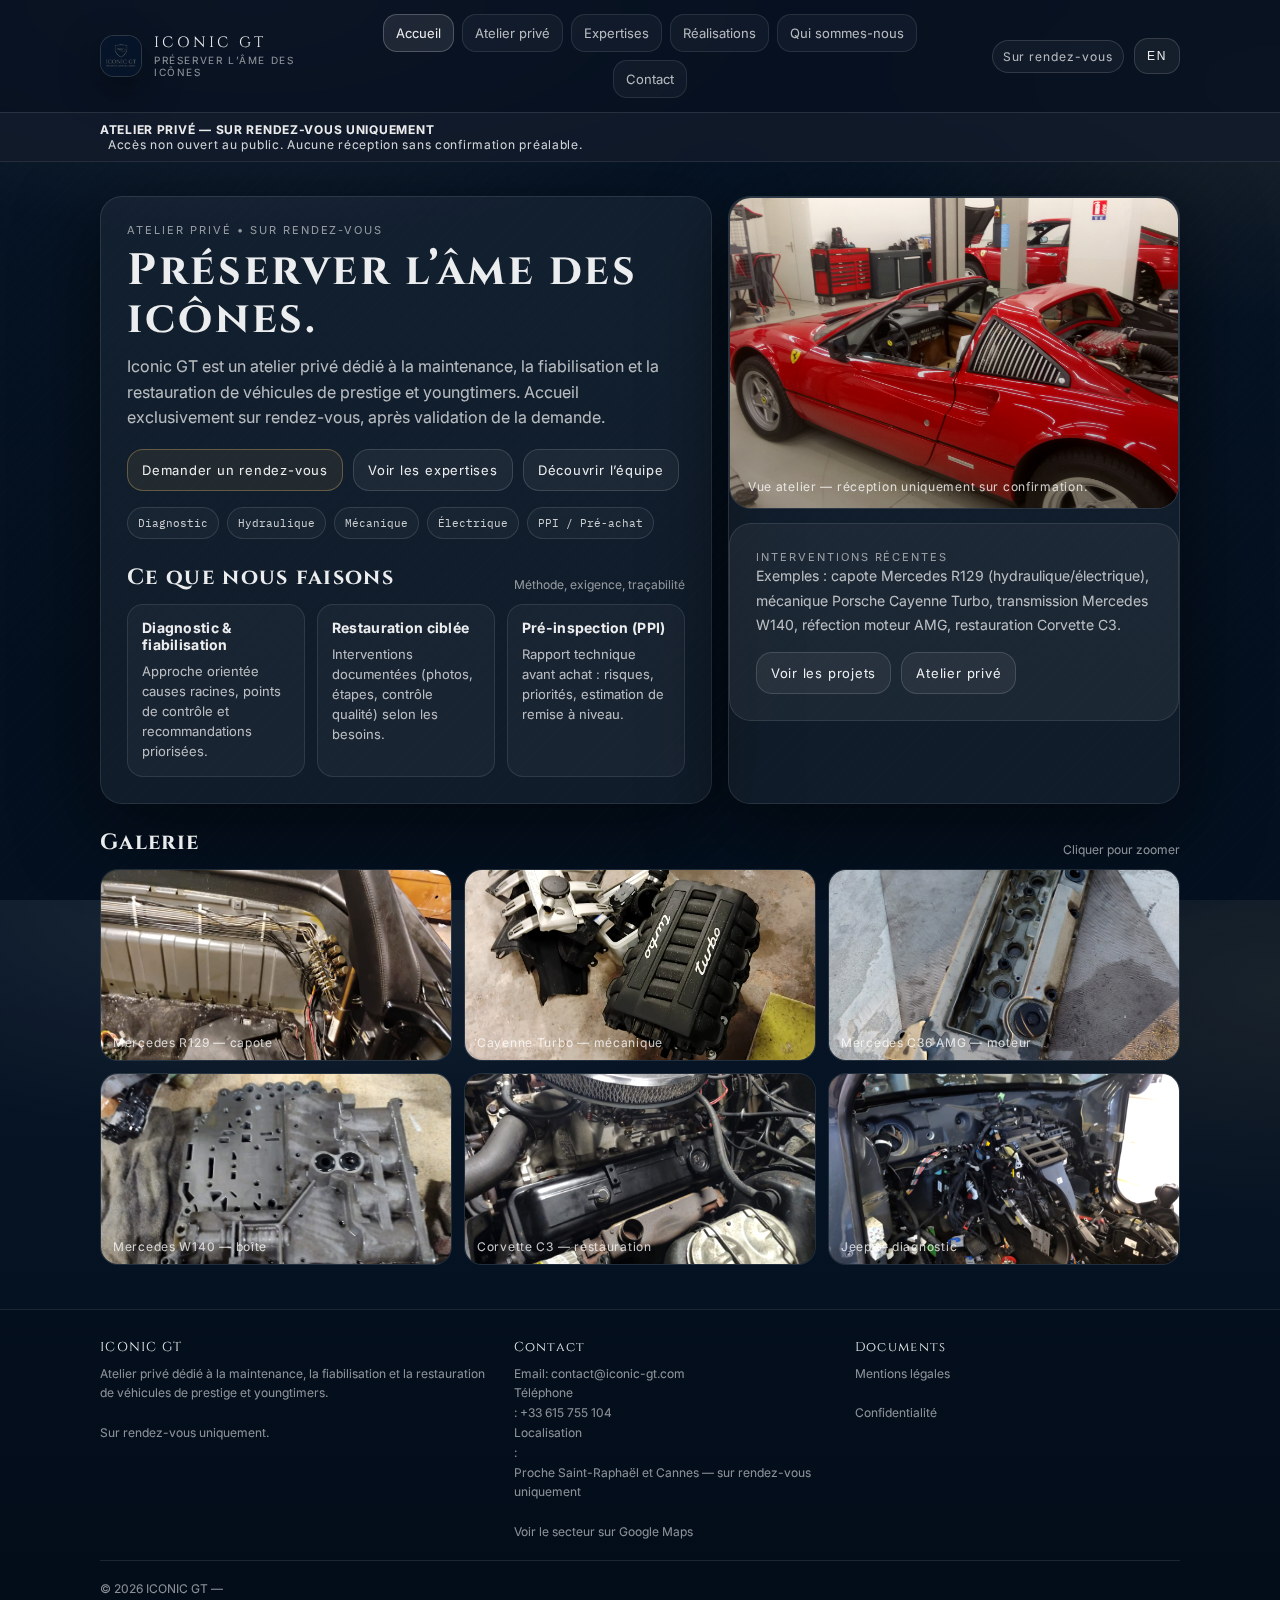
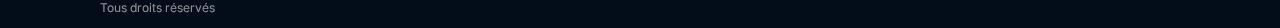
<file: index.html>
<!doctype html>
<html lang="fr">
<head>
<meta charset="utf-8"/>
<meta name="viewport" content="width=device-width,initial-scale=1"/>
<title>ICONIC GT — Atelier privé | Private workshop</title>
<meta name="description" content="Atelier privé spécialisé dans la restauration et l’entretien de véhicules de prestige et youngtimers, proche Saint-Raphaël et Cannes, sur rendez-vous uniquement."/>
<link rel="icon" href="assets/images/favicon.ico"/>
<link rel="stylesheet" href="assets/css/style.css"/>
<link rel="preconnect" href="https://fonts.googleapis.com">
<link rel="preconnect" href="https://fonts.gstatic.com" crossorigin>
<link href="https://fonts.googleapis.com/css2?family=Cinzel:wght@400;600&family=Inter:wght@300;400;600&family=IBM+Plex+Mono:wght@400;600&display=swap" rel="stylesheet">
<script type="application/ld+json">{"@context": "https://schema.org", "@type": "AutoRepair", "name": "ICONIC GT", "areaServed": ["Saint-Raphaël", "Cannes", "Côte d’Azur"], "address": {"@type": "PostalAddress", "addressLocality": "Saint-Raphaël / Cannes", "addressCountry": "FR"}, "openingHoursSpecification": "By appointment only", "telephone": "+33 615 755 104", "email": "contact@iconic-gt.com"}</script>
</head>
<body>
<div class="topbar">
  <div class="container">
    <div class="nav">
      <a class="brand" href="index.html" aria-label="Iconic GT">
        <img src="assets/images/logo.webp" alt="Iconic GT logo"/>
        <div>
          <div class="title">ICONIC GT</div>
          <div class="tag"><span class="lang" data-lang="fr">PRÉSERVER L’ÂME DES ICÔNES</span><span class="lang" data-lang="en">PRESERVING THE SOUL OF LEGENDS</span></div>
        </div>
      </a>
      <div class="menu">
        <a href="index.html" class="active"><span class="lang" data-lang="fr">Accueil</span><span class="lang" data-lang="en">Home</span></a><a href="atelier.html" class=""><span class="lang" data-lang="fr">Atelier privé</span><span class="lang" data-lang="en">Private workshop</span></a><a href="expertises.html" class=""><span class="lang" data-lang="fr">Expertises</span><span class="lang" data-lang="en">Expertise</span></a><a href="realisations.html" class=""><span class="lang" data-lang="fr">Réalisations</span><span class="lang" data-lang="en">Projects</span></a><a href="about.html" class=""><span class="lang" data-lang="fr">Qui sommes-nous</span><span class="lang" data-lang="en">About</span></a><a href="contact.html" class=""><span class="lang" data-lang="fr">Contact</span><span class="lang" data-lang="en">Contact</span></a>
      </div>
      <div class="controls">
        <span class="pill"><span class="lang" data-lang="fr">Sur rendez-vous</span><span class="lang" data-lang="en">By appointment</span></span>
        <button class="langbtn" data-langbtn type="button">EN</button>
      </div>
    </div>
  </div>
  <div class="banner">
    <div class="container">
      <strong><span class="lang" data-lang="fr">ATELIER PRIVÉ — SUR RENDEZ-VOUS UNIQUEMENT</span><span class="lang" data-lang="en">PRIVATE WORKSHOP — BY APPOINTMENT ONLY</span></strong>
      <span style="margin-left:8px" class="lang" data-lang="fr">Accès non ouvert au public. Aucune réception sans confirmation préalable.</span>
      <span style="margin-left:8px" class="lang" data-lang="en">No public access. No reception without prior confirmation.</span>
    </div>
  </div>
</div>
<main>
  <div class="container">

<div class="grid two">
  <div class="card inner">
    <div class="kicker"><span class="lang" data-lang="fr">Atelier privé • Sur rendez-vous</span><span class="lang" data-lang="en">Private workshop • By appointment</span></div>
    <h1><span class="lang" data-lang="fr">Préserver l’âme des icônes.</span><span class="lang" data-lang="en">Preserving the soul of legends.</span></h1>
    <div class="lead">
      <span class="lang" data-lang="fr">Iconic GT est un atelier privé dédié à la maintenance, la fiabilisation et la restauration de véhicules de prestige et youngtimers. Accueil exclusivement sur rendez-vous, après validation de la demande.</span>
      <span class="lang" data-lang="en">Iconic GT is a private workshop dedicated to maintenance, reliability work and restoration of prestige and youngtimer vehicles. Visits are strictly by appointment, after request validation.</span>
    </div>

    <div class="ctas">
      <a class="btn primary" href="contact.html"><span class="lang" data-lang="fr">Demander un rendez-vous</span><span class="lang" data-lang="en">Request an appointment</span></a>
      <a class="btn" href="expertises.html"><span class="lang" data-lang="fr">Voir les expertises</span><span class="lang" data-lang="en">View expertise</span></a>
      <a class="btn" href="about.html"><span class="lang" data-lang="fr">Découvrir l’équipe</span><span class="lang" data-lang="en">Meet the team</span></a>
    </div>

    <div class="specstrip">
      <span class="badge"><span class="lang" data-lang="fr">Diagnostic</span><span class="lang" data-lang="en">Diagnostics</span></span>
      <span class="badge"><span class="lang" data-lang="fr">Hydraulique</span><span class="lang" data-lang="en">Hydraulics</span></span>
      <span class="badge"><span class="lang" data-lang="fr">Mécanique</span><span class="lang" data-lang="en">Mechanical</span></span>
      <span class="badge"><span class="lang" data-lang="fr">Électrique</span><span class="lang" data-lang="en">Electrical</span></span>
      <span class="badge"><span class="lang" data-lang="fr">PPI / Pré-achat</span><span class="lang" data-lang="en">PPI / Pre-purchase</span></span>
    </div>

    <div class="section">
      <div class="sectionhead">
        <h2><span class="lang" data-lang="fr">Ce que nous faisons</span><span class="lang" data-lang="en">What we do</span></h2>
        <div class="sub"><span class="lang" data-lang="fr">Méthode, exigence, traçabilité</span><span class="lang" data-lang="en">Process, standards, traceability</span></div>
      </div>
      <div class="tiles">
        <div class="tile">
          <h3><span class="lang" data-lang="fr">Diagnostic & fiabilisation</span><span class="lang" data-lang="en">Diagnostics & reliability</span></h3>
          <p><span class="lang" data-lang="fr">Approche orientée causes racines, points de contrôle et recommandations priorisées.</span><span class="lang" data-lang="en">Root-cause approach, checkpoints and prioritized recommendations.</span></p>
        </div>
        <div class="tile">
          <h3><span class="lang" data-lang="fr">Restauration ciblée</span><span class="lang" data-lang="en">Targeted restoration</span></h3>
          <p><span class="lang" data-lang="fr">Interventions documentées (photos, étapes, contrôle qualité) selon les besoins.</span><span class="lang" data-lang="en">Documented interventions (photos, steps, QC) depending on scope.</span></p>
        </div>
        <div class="tile">
          <h3><span class="lang" data-lang="fr">Pré-inspection (PPI)</span><span class="lang" data-lang="en">Pre‑purchase inspection (PPI)</span></h3>
          <p><span class="lang" data-lang="fr">Rapport technique avant achat : risques, priorités, estimation de remise à niveau.</span><span class="lang" data-lang="en">Technical report before purchase: risks, priorities, and estimated catch‑up work.</span></p>
        </div>
      </div>
    </div>
  </div>

  <div class="card">
    <div class="heroimg">
      <img src="assets/images/workshop_1.jpeg" alt="Atelier Iconic GT"/>
      <div class="overlay"></div>
      <div class="caption"><span class="lang" data-lang="fr">Vue atelier — réception uniquement sur confirmation.</span><span class="lang" data-lang="en">Workshop view — reception strictly by confirmation.</span></div>
    </div>
    <div class="card inner" style="margin-top:14px; box-shadow:none">
      <div class="kicker"><span class="lang" data-lang="fr">Interventions récentes</span><span class="lang" data-lang="en">Recent work</span></div>
      <div class="prose">
        <span class="lang" data-lang="fr">Exemples : capote Mercedes R129 (hydraulique/électrique), mécanique Porsche Cayenne Turbo, transmission Mercedes W140, réfection moteur AMG, restauration Corvette C3.</span>
        <span class="lang" data-lang="en">Examples: Mercedes R129 roof system (hydraulics/electrics), Porsche Cayenne Turbo engine work, Mercedes W140 transmission, AMG engine work, Corvette C3 restoration.</span>
      </div>
      <div class="ctas" style="margin-top:14px">
        <a class="btn" href="realisations.html"><span class="lang" data-lang="fr">Voir les projets</span><span class="lang" data-lang="en">View projects</span></a>
        <a class="btn" href="atelier.html"><span class="lang" data-lang="fr">Atelier privé</span><span class="lang" data-lang="en">Private workshop</span></a>
      </div>
    </div>
  </div>
</div>

<div class="section">
  <div class="sectionhead">
    <h2><span class="lang" data-lang="fr">Galerie</span><span class="lang" data-lang="en">Gallery</span></h2>
    <div class="sub"><span class="lang" data-lang="fr">Cliquer pour zoomer</span><span class="lang" data-lang="en">Click to zoom</span></div>
  </div>
  <div class="gallery">
    <div class="thumb" data-lightbox data-src="assets/images/r129_cover.jpeg" data-label="Mercedes R129 — capote (hydraulique/électrique)">
      <img src="assets/images/r129_cover.jpeg" alt="Mercedes R129 capote"/>
      <div class="label">Mercedes R129 — capote</div>
    </div>
    <div class="thumb" data-lightbox data-src="assets/images/cayenne_1.jpeg" data-label="Porsche Cayenne Turbo — mécanique">
      <img src="assets/images/cayenne_1.jpeg" alt="Cayenne Turbo"/>
      <div class="label">Cayenne Turbo — mécanique</div>
    </div>
    <div class="thumb" data-lightbox data-src="assets/images/amg_1.jpeg" data-label="Mercedes C36 AMG — moteur">
      <img src="assets/images/amg_1.jpeg" alt="Mercedes C36 AMG"/>
      <div class="label">Mercedes C36 AMG — moteur</div>
    </div>
    <div class="thumb" data-lightbox data-src="assets/images/w140_gearbox.jpeg" data-label="Mercedes W140 — boîte de vitesses">
      <img src="assets/images/w140_gearbox.jpeg" alt="W140 gearbox"/>
      <div class="label">Mercedes W140 — boîte</div>
    </div>
    <div class="thumb" data-lightbox data-src="assets/images/corvette_1.jpeg" data-label="Corvette C3 — restauration">
      <img src="assets/images/corvette_1.jpeg" alt="Corvette C3"/>
      <div class="label">Corvette C3 — restauration</div>
    </div>
    <div class="thumb" data-lightbox data-src="assets/images/jeep_1.jpeg" data-label="Jeep — diagnostic habitacle">
      <img src="assets/images/jeep_1.jpeg" alt="Jeep work"/>
      <div class="label">Jeep — diagnostic</div>
    </div>
  </div>
</div>

  </div>
</main>

<div class="lightbox" id="lightbox" role="dialog" aria-modal="true" aria-label="Image viewer">
  <div class="frame">
    <img id="lightboxImg" alt=""/>
    <div class="bar">
      <div class="txt" id="lightboxTxt"></div>
      <button type="button" data-lbclose><span class="lang" data-lang="fr">Fermer</span><span class="lang" data-lang="en">Close</span></button>
    </div>
  </div>
</div>

<footer class="footer">
  <div class="container">
    <div class="footergrid">
      <div>
        <div class="foothead">ICONIC GT</div>
        <div class="small">
          <span class="lang" data-lang="fr">Atelier privé dédié à la maintenance, la fiabilisation et la restauration de véhicules de prestige et youngtimers.</span>
          <span class="lang" data-lang="en">Private workshop dedicated to maintenance, reliability work and restoration of prestige and youngtimer vehicles.</span>
          <br/><span class="lang" data-lang="fr">Sur rendez-vous uniquement.</span><span class="lang" data-lang="en">By appointment only.</span>
        </div>
      </div>
      <div>
        <div class="foothead"><span class="lang" data-lang="fr">Contact</span><span class="lang" data-lang="en">Contact</span></div>
        <div class="small">
          Email: <a href="mailto:contact@iconic-gt.com">contact@iconic-gt.com</a><br/>
          <span class="lang" data-lang="fr">Téléphone</span><span class="lang" data-lang="en">Phone</span>: <a href="tel:+33615755104">+33 615 755 104</a><br/>
          <span class="lang" data-lang="fr">Localisation</span><span class="lang" data-lang="en">Location</span>: <span class="lang" data-lang="fr">Proche Saint-Raphaël et Cannes — sur rendez-vous uniquement</span><span class="lang" data-lang="en">Near Saint-Raphaël & Cannes — by appointment only</span><br/>
          <a href="https://www.google.com/maps/search/?api=1&query=Saint-Rapha%C3%ABl+Cannes" target="_blank" rel="noopener">
            <span class="lang" data-lang="fr">Voir le secteur sur Google Maps</span><span class="lang" data-lang="en">View area on Google Maps</span>
          </a>
        </div>
      </div>
      <div>
        <div class="foothead"><span class="lang" data-lang="fr">Documents</span><span class="lang" data-lang="en">Documents</span></div>
        <div class="small">
          <a href="mentions-legales.html"><span class="lang" data-lang="fr">Mentions légales</span><span class="lang" data-lang="en">Legal notice</span></a><br/>
          <a href="confidentialite.html"><span class="lang" data-lang="fr">Confidentialité</span><span class="lang" data-lang="en">Privacy</span></a>
        </div>
      </div>
    </div>
    <hr class="sep"/>
    <div class="small">© 2026 ICONIC GT — <span class="lang" data-lang="fr">Tous droits réservés</span><span class="lang" data-lang="en">All rights reserved</span></div>
  </div>
</footer>

<script src="assets/js/site.js"></script>
</body>
</html>
</file>
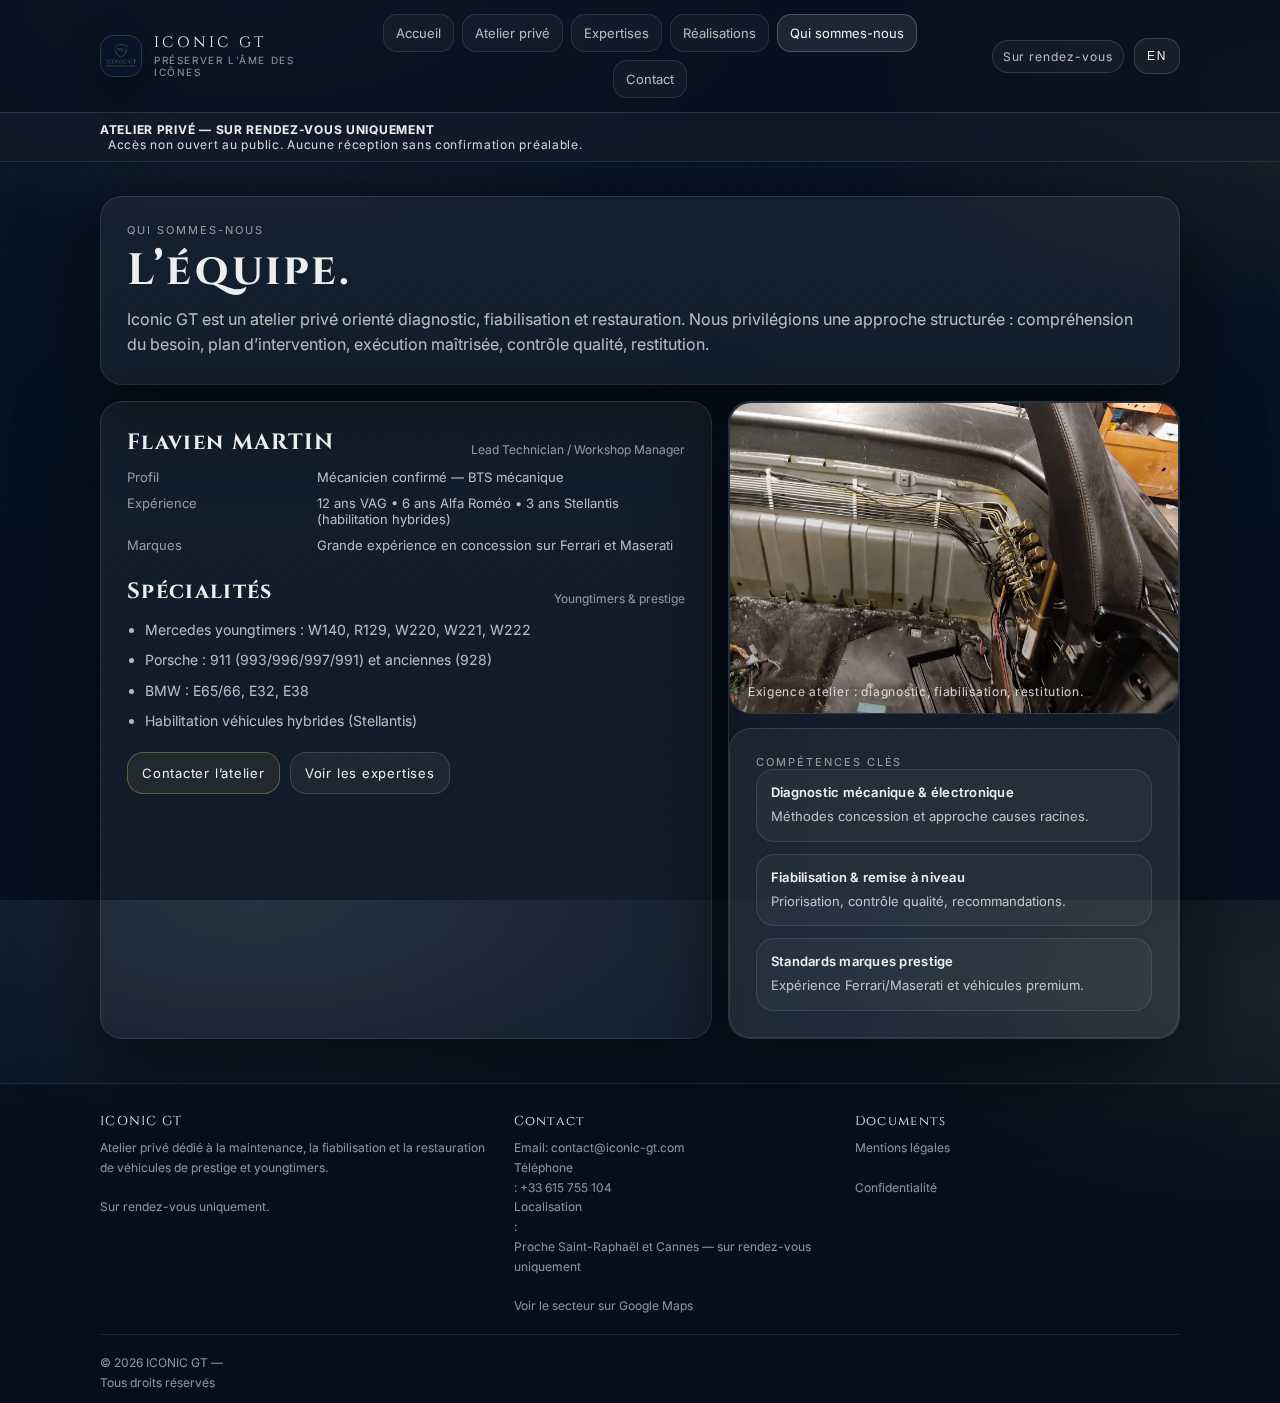
<file: about.html>
<!doctype html>
<html lang="fr">
<head>
<meta charset="utf-8"/>
<meta name="viewport" content="width=device-width,initial-scale=1"/>
<title>ICONIC GT — Qui sommes-nous</title>
<meta name="description" content="Équipe ICONIC GT et CV Flavien Martin."/>
<link rel="icon" href="assets/images/favicon.ico"/>
<link rel="stylesheet" href="assets/css/style.css"/>
<link rel="preconnect" href="https://fonts.googleapis.com">
<link rel="preconnect" href="https://fonts.gstatic.com" crossorigin>
<link href="https://fonts.googleapis.com/css2?family=Cinzel:wght@400;600&family=Inter:wght@300;400;600&family=IBM+Plex+Mono:wght@400;600&display=swap" rel="stylesheet">
<script type="application/ld+json">{"@context": "https://schema.org", "@type": "AutoRepair", "name": "ICONIC GT", "areaServed": ["Saint-Raphaël", "Cannes", "Côte d’Azur"], "address": {"@type": "PostalAddress", "addressLocality": "Saint-Raphaël / Cannes", "addressCountry": "FR"}, "openingHoursSpecification": "By appointment only", "telephone": "+33 615 755 104", "email": "contact@iconic-gt.com"}</script>
</head>
<body>
<div class="topbar">
  <div class="container">
    <div class="nav">
      <a class="brand" href="index.html" aria-label="Iconic GT">
        <img src="assets/images/logo.webp" alt="Iconic GT logo"/>
        <div>
          <div class="title">ICONIC GT</div>
          <div class="tag"><span class="lang" data-lang="fr">PRÉSERVER L’ÂME DES ICÔNES</span><span class="lang" data-lang="en">PRESERVING THE SOUL OF LEGENDS</span></div>
        </div>
      </a>
      <div class="menu">
        <a href="index.html" class=""><span class="lang" data-lang="fr">Accueil</span><span class="lang" data-lang="en">Home</span></a><a href="atelier.html" class=""><span class="lang" data-lang="fr">Atelier privé</span><span class="lang" data-lang="en">Private workshop</span></a><a href="expertises.html" class=""><span class="lang" data-lang="fr">Expertises</span><span class="lang" data-lang="en">Expertise</span></a><a href="realisations.html" class=""><span class="lang" data-lang="fr">Réalisations</span><span class="lang" data-lang="en">Projects</span></a><a href="about.html" class="active"><span class="lang" data-lang="fr">Qui sommes-nous</span><span class="lang" data-lang="en">About</span></a><a href="contact.html" class=""><span class="lang" data-lang="fr">Contact</span><span class="lang" data-lang="en">Contact</span></a>
      </div>
      <div class="controls">
        <span class="pill"><span class="lang" data-lang="fr">Sur rendez-vous</span><span class="lang" data-lang="en">By appointment</span></span>
        <button class="langbtn" data-langbtn type="button">EN</button>
      </div>
    </div>
  </div>
  <div class="banner">
    <div class="container">
      <strong><span class="lang" data-lang="fr">ATELIER PRIVÉ — SUR RENDEZ-VOUS UNIQUEMENT</span><span class="lang" data-lang="en">PRIVATE WORKSHOP — BY APPOINTMENT ONLY</span></strong>
      <span style="margin-left:8px" class="lang" data-lang="fr">Accès non ouvert au public. Aucune réception sans confirmation préalable.</span>
      <span style="margin-left:8px" class="lang" data-lang="en">No public access. No reception without prior confirmation.</span>
    </div>
  </div>
</div>
<main>
  <div class="container">

<div class="card inner">
  <div class="kicker"><span class="lang" data-lang="fr">Qui sommes-nous</span><span class="lang" data-lang="en">About</span></div>
  <h1><span class="lang" data-lang="fr">L’équipe.</span><span class="lang" data-lang="en">The team.</span></h1>
  <div class="lead">
    <span class="lang" data-lang="fr">Iconic GT est un atelier privé orienté diagnostic, fiabilisation et restauration. Nous privilégions une approche structurée : compréhension du besoin, plan d’intervention, exécution maîtrisée, contrôle qualité, restitution.</span>
    <span class="lang" data-lang="en">Iconic GT is a private workshop focused on diagnostics, reliability work and restoration. We follow a structured approach: need assessment, intervention plan, controlled execution, quality checks and delivery.</span>
  </div>
</div>

<div class="grid two" style="margin-top:16px">
  <div class="card inner">
    <div class="sectionhead" style="margin-top:0">
      <h2>Flavien MARTIN</h2>
      <div class="sub"><span class="lang" data-lang="fr">Lead Technician / Workshop Manager</span><span class="lang" data-lang="en">Lead Technician / Workshop Manager</span></div>
    </div>
    <div class="kv">
      <div class="k"><span class="lang" data-lang="fr">Profil</span><span class="lang" data-lang="en">Profile</span></div>
      <div class="v"><span class="lang" data-lang="fr">Mécanicien confirmé — BTS mécanique</span><span class="lang" data-lang="en">Senior mechanic — BTS (mechanical engineering)</span></div>

      <div class="k"><span class="lang" data-lang="fr">Expérience</span><span class="lang" data-lang="en">Experience</span></div>
      <div class="v"><span class="lang" data-lang="fr">12 ans VAG • 6 ans Alfa Roméo • 3 ans Stellantis (habilitation hybrides)</span>
           <span class="lang" data-lang="en">12 years VAG • 6 years Alfa Romeo • 3 years Stellantis (hybrid-qualified)</span></div>

      <div class="k"><span class="lang" data-lang="fr">Marques</span><span class="lang" data-lang="en">Brands</span></div>
      <div class="v"><span class="lang" data-lang="fr">Grande expérience en concession sur Ferrari et Maserati</span>
           <span class="lang" data-lang="en">Extensive dealership experience on Ferrari and Maserati</span></div>
    </div>

    <div class="sectionhead">
      <h2><span class="lang" data-lang="fr">Spécialités</span><span class="lang" data-lang="en">Specialties</span></h2>
      <div class="sub"><span class="lang" data-lang="fr">Youngtimers & prestige</span><span class="lang" data-lang="en">Youngtimers & prestige</span></div>
    </div>
    <div class="prose">
      <ul>
        <li><span class="lang" data-lang="fr">Mercedes youngtimers : W140, R129, W220, W221, W222</span><span class="lang" data-lang="en">Mercedes youngtimers: W140, R129, W220, W221, W222</span></li>
        <li><span class="lang" data-lang="fr">Porsche : 911 (993/996/997/991) et anciennes (928)</span><span class="lang" data-lang="en">Porsche: 911 (993/996/997/991) and classics (928)</span></li>
        <li><span class="lang" data-lang="fr">BMW : E65/66, E32, E38</span><span class="lang" data-lang="en">BMW: E65/66, E32, E38</span></li>
        <li><span class="lang" data-lang="fr">Habilitation véhicules hybrides (Stellantis)</span><span class="lang" data-lang="en">Hybrid vehicle qualification (Stellantis)</span></li>
      </ul>
    </div>

    <div class="ctas">
      <a class="btn primary" href="contact.html"><span class="lang" data-lang="fr">Contacter l’atelier</span><span class="lang" data-lang="en">Contact the workshop</span></a>
      <a class="btn" href="expertises.html"><span class="lang" data-lang="fr">Voir les expertises</span><span class="lang" data-lang="en">View expertise</span></a>
    </div>
  </div>

  <div class="card">
    <div class="heroimg">
      <img src="assets/images/r129_cover.jpeg" alt="Flavien / atelier"/>
      <div class="overlay"></div>
      <div class="caption"><span class="lang" data-lang="fr">Exigence atelier : diagnostic, fiabilisation, restitution.</span><span class="lang" data-lang="en">Workshop standards: diagnostics, reliability, delivery.</span></div>
    </div>
    <div class="card inner" style="margin-top:14px; box-shadow:none">
      <div class="kicker"><span class="lang" data-lang="fr">Compétences clés</span><span class="lang" data-lang="en">Key skills</span></div>
      <div class="timeline">
        <div class="titem">
          <div class="tt"><span class="lang" data-lang="fr">Diagnostic mécanique & électronique</span><span class="lang" data-lang="en">Mechanical & electronic diagnostics</span></div>
          <div class="td"><span class="lang" data-lang="fr">Méthodes concession et approche causes racines.</span><span class="lang" data-lang="en">Dealership methods and root-cause approach.</span></div>
        </div>
        <div class="titem">
          <div class="tt"><span class="lang" data-lang="fr">Fiabilisation & remise à niveau</span><span class="lang" data-lang="en">Reliability & refresh</span></div>
          <div class="td"><span class="lang" data-lang="fr">Priorisation, contrôle qualité, recommandations.</span><span class="lang" data-lang="en">Prioritization, QC and recommendations.</span></div>
        </div>
        <div class="titem">
          <div class="tt"><span class="lang" data-lang="fr">Standards marques prestige</span><span class="lang" data-lang="en">Prestige brand standards</span></div>
          <div class="td"><span class="lang" data-lang="fr">Expérience Ferrari/Maserati et véhicules premium.</span><span class="lang" data-lang="en">Ferrari/Maserati experience and premium vehicles.</span></div>
        </div>
      </div>
    </div>
  </div>
</div>

  </div>
</main>

<div class="lightbox" id="lightbox" role="dialog" aria-modal="true" aria-label="Image viewer">
  <div class="frame">
    <img id="lightboxImg" alt=""/>
    <div class="bar">
      <div class="txt" id="lightboxTxt"></div>
      <button type="button" data-lbclose><span class="lang" data-lang="fr">Fermer</span><span class="lang" data-lang="en">Close</span></button>
    </div>
  </div>
</div>

<footer class="footer">
  <div class="container">
    <div class="footergrid">
      <div>
        <div class="foothead">ICONIC GT</div>
        <div class="small">
          <span class="lang" data-lang="fr">Atelier privé dédié à la maintenance, la fiabilisation et la restauration de véhicules de prestige et youngtimers.</span>
          <span class="lang" data-lang="en">Private workshop dedicated to maintenance, reliability work and restoration of prestige and youngtimer vehicles.</span>
          <br/><span class="lang" data-lang="fr">Sur rendez-vous uniquement.</span><span class="lang" data-lang="en">By appointment only.</span>
        </div>
      </div>
      <div>
        <div class="foothead"><span class="lang" data-lang="fr">Contact</span><span class="lang" data-lang="en">Contact</span></div>
        <div class="small">
          Email: <a href="mailto:contact@iconic-gt.com">contact@iconic-gt.com</a><br/>
          <span class="lang" data-lang="fr">Téléphone</span><span class="lang" data-lang="en">Phone</span>: <a href="tel:+33615755104">+33 615 755 104</a><br/>
          <span class="lang" data-lang="fr">Localisation</span><span class="lang" data-lang="en">Location</span>: <span class="lang" data-lang="fr">Proche Saint-Raphaël et Cannes — sur rendez-vous uniquement</span><span class="lang" data-lang="en">Near Saint-Raphaël & Cannes — by appointment only</span><br/>
          <a href="https://www.google.com/maps/search/?api=1&query=Saint-Rapha%C3%ABl+Cannes" target="_blank" rel="noopener">
            <span class="lang" data-lang="fr">Voir le secteur sur Google Maps</span><span class="lang" data-lang="en">View area on Google Maps</span>
          </a>
        </div>
      </div>
      <div>
        <div class="foothead"><span class="lang" data-lang="fr">Documents</span><span class="lang" data-lang="en">Documents</span></div>
        <div class="small">
          <a href="mentions-legales.html"><span class="lang" data-lang="fr">Mentions légales</span><span class="lang" data-lang="en">Legal notice</span></a><br/>
          <a href="confidentialite.html"><span class="lang" data-lang="fr">Confidentialité</span><span class="lang" data-lang="en">Privacy</span></a>
        </div>
      </div>
    </div>
    <hr class="sep"/>
    <div class="small">© 2026 ICONIC GT — <span class="lang" data-lang="fr">Tous droits réservés</span><span class="lang" data-lang="en">All rights reserved</span></div>
  </div>
</footer>

<script src="assets/js/site.js"></script>
</body>
</html>
</file>
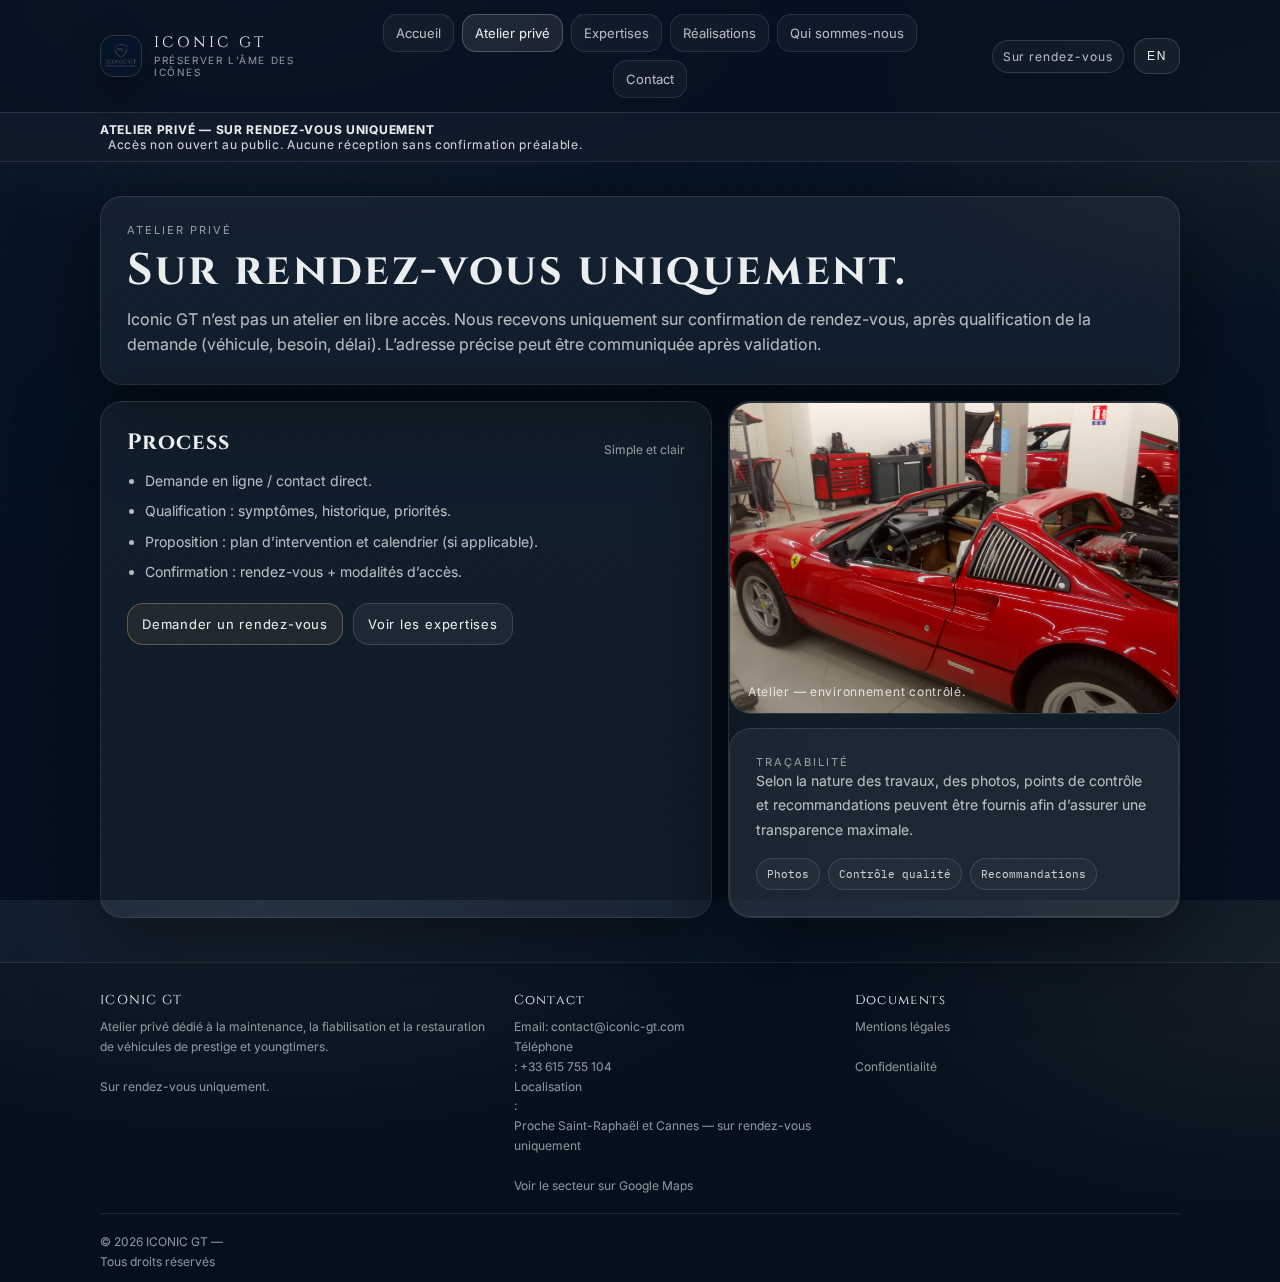
<file: atelier.html>
<!doctype html>
<html lang="fr">
<head>
<meta charset="utf-8"/>
<meta name="viewport" content="width=device-width,initial-scale=1"/>
<title>ICONIC GT — Atelier privé</title>
<meta name="description" content="Iconic GT est un atelier privé, sur rendez-vous uniquement, proche Saint-Raphaël et Cannes."/>
<link rel="icon" href="assets/images/favicon.ico"/>
<link rel="stylesheet" href="assets/css/style.css"/>
<link rel="preconnect" href="https://fonts.googleapis.com">
<link rel="preconnect" href="https://fonts.gstatic.com" crossorigin>
<link href="https://fonts.googleapis.com/css2?family=Cinzel:wght@400;600&family=Inter:wght@300;400;600&family=IBM+Plex+Mono:wght@400;600&display=swap" rel="stylesheet">
<script type="application/ld+json">{"@context": "https://schema.org", "@type": "AutoRepair", "name": "ICONIC GT", "areaServed": ["Saint-Raphaël", "Cannes", "Côte d’Azur"], "address": {"@type": "PostalAddress", "addressLocality": "Saint-Raphaël / Cannes", "addressCountry": "FR"}, "openingHoursSpecification": "By appointment only", "telephone": "+33 615 755 104", "email": "contact@iconic-gt.com"}</script>
</head>
<body>
<div class="topbar">
  <div class="container">
    <div class="nav">
      <a class="brand" href="index.html" aria-label="Iconic GT">
        <img src="assets/images/logo.webp" alt="Iconic GT logo"/>
        <div>
          <div class="title">ICONIC GT</div>
          <div class="tag"><span class="lang" data-lang="fr">PRÉSERVER L’ÂME DES ICÔNES</span><span class="lang" data-lang="en">PRESERVING THE SOUL OF LEGENDS</span></div>
        </div>
      </a>
      <div class="menu">
        <a href="index.html" class=""><span class="lang" data-lang="fr">Accueil</span><span class="lang" data-lang="en">Home</span></a><a href="atelier.html" class="active"><span class="lang" data-lang="fr">Atelier privé</span><span class="lang" data-lang="en">Private workshop</span></a><a href="expertises.html" class=""><span class="lang" data-lang="fr">Expertises</span><span class="lang" data-lang="en">Expertise</span></a><a href="realisations.html" class=""><span class="lang" data-lang="fr">Réalisations</span><span class="lang" data-lang="en">Projects</span></a><a href="about.html" class=""><span class="lang" data-lang="fr">Qui sommes-nous</span><span class="lang" data-lang="en">About</span></a><a href="contact.html" class=""><span class="lang" data-lang="fr">Contact</span><span class="lang" data-lang="en">Contact</span></a>
      </div>
      <div class="controls">
        <span class="pill"><span class="lang" data-lang="fr">Sur rendez-vous</span><span class="lang" data-lang="en">By appointment</span></span>
        <button class="langbtn" data-langbtn type="button">EN</button>
      </div>
    </div>
  </div>
  <div class="banner">
    <div class="container">
      <strong><span class="lang" data-lang="fr">ATELIER PRIVÉ — SUR RENDEZ-VOUS UNIQUEMENT</span><span class="lang" data-lang="en">PRIVATE WORKSHOP — BY APPOINTMENT ONLY</span></strong>
      <span style="margin-left:8px" class="lang" data-lang="fr">Accès non ouvert au public. Aucune réception sans confirmation préalable.</span>
      <span style="margin-left:8px" class="lang" data-lang="en">No public access. No reception without prior confirmation.</span>
    </div>
  </div>
</div>
<main>
  <div class="container">

<div class="card inner">
  <div class="kicker"><span class="lang" data-lang="fr">Atelier privé</span><span class="lang" data-lang="en">Private workshop</span></div>
  <h1><span class="lang" data-lang="fr">Sur rendez-vous uniquement.</span><span class="lang" data-lang="en">By appointment only.</span></h1>
  <div class="lead">
    <span class="lang" data-lang="fr">Iconic GT n’est pas un atelier en libre accès. Nous recevons uniquement sur confirmation de rendez-vous, après qualification de la demande (véhicule, besoin, délai). L’adresse précise peut être communiquée après validation.</span>
    <span class="lang" data-lang="en">Iconic GT is not a walk-in workshop. We receive strictly by confirmed appointment, after qualifying your request (vehicle, scope, timing). The exact address may be shared after validation.</span>
  </div>
</div>

<div class="grid two" style="margin-top:16px">
  <div class="card inner">
    <div class="sectionhead" style="margin-top:0">
      <h2><span class="lang" data-lang="fr">Process</span><span class="lang" data-lang="en">Process</span></h2>
      <div class="sub"><span class="lang" data-lang="fr">Simple et clair</span><span class="lang" data-lang="en">Simple and clear</span></div>
    </div>
    <div class="prose">
      <ul>
        <li><span class="lang" data-lang="fr">Demande en ligne / contact direct.</span><span class="lang" data-lang="en">Online request / direct contact.</span></li>
        <li><span class="lang" data-lang="fr">Qualification : symptômes, historique, priorités.</span><span class="lang" data-lang="en">Qualification: symptoms, history, priorities.</span></li>
        <li><span class="lang" data-lang="fr">Proposition : plan d’intervention et calendrier (si applicable).</span><span class="lang" data-lang="en">Proposal: intervention plan and schedule (if applicable).</span></li>
        <li><span class="lang" data-lang="fr">Confirmation : rendez-vous + modalités d’accès.</span><span class="lang" data-lang="en">Confirmation: appointment + access details.</span></li>
      </ul>
    </div>
    <div class="ctas">
      <a class="btn primary" href="contact.html"><span class="lang" data-lang="fr">Demander un rendez-vous</span><span class="lang" data-lang="en">Request an appointment</span></a>
      <a class="btn" href="expertises.html"><span class="lang" data-lang="fr">Voir les expertises</span><span class="lang" data-lang="en">View expertise</span></a>
    </div>
  </div>

  <div class="card">
    <div class="heroimg">
      <img src="assets/images/workshop_1.jpeg" alt="Atelier Iconic GT"/>
      <div class="overlay"></div>
      <div class="caption"><span class="lang" data-lang="fr">Atelier — environnement contrôlé.</span><span class="lang" data-lang="en">Workshop — controlled environment.</span></div>
    </div>
    <div class="card inner" style="margin-top:14px; box-shadow:none">
      <div class="kicker"><span class="lang" data-lang="fr">Traçabilité</span><span class="lang" data-lang="en">Traceability</span></div>
      <div class="prose">
        <span class="lang" data-lang="fr">Selon la nature des travaux, des photos, points de contrôle et recommandations peuvent être fournis afin d’assurer une transparence maximale.</span>
        <span class="lang" data-lang="en">Depending on scope, photos, checkpoints and recommendations can be provided to ensure maximum transparency.</span>
      </div>
      <div class="specstrip">
        <span class="badge"><span class="lang" data-lang="fr">Photos</span><span class="lang" data-lang="en">Photos</span></span>
        <span class="badge"><span class="lang" data-lang="fr">Contrôle qualité</span><span class="lang" data-lang="en">Quality control</span></span>
        <span class="badge"><span class="lang" data-lang="fr">Recommandations</span><span class="lang" data-lang="en">Recommendations</span></span>
      </div>
    </div>
  </div>
</div>

  </div>
</main>

<div class="lightbox" id="lightbox" role="dialog" aria-modal="true" aria-label="Image viewer">
  <div class="frame">
    <img id="lightboxImg" alt=""/>
    <div class="bar">
      <div class="txt" id="lightboxTxt"></div>
      <button type="button" data-lbclose><span class="lang" data-lang="fr">Fermer</span><span class="lang" data-lang="en">Close</span></button>
    </div>
  </div>
</div>

<footer class="footer">
  <div class="container">
    <div class="footergrid">
      <div>
        <div class="foothead">ICONIC GT</div>
        <div class="small">
          <span class="lang" data-lang="fr">Atelier privé dédié à la maintenance, la fiabilisation et la restauration de véhicules de prestige et youngtimers.</span>
          <span class="lang" data-lang="en">Private workshop dedicated to maintenance, reliability work and restoration of prestige and youngtimer vehicles.</span>
          <br/><span class="lang" data-lang="fr">Sur rendez-vous uniquement.</span><span class="lang" data-lang="en">By appointment only.</span>
        </div>
      </div>
      <div>
        <div class="foothead"><span class="lang" data-lang="fr">Contact</span><span class="lang" data-lang="en">Contact</span></div>
        <div class="small">
          Email: <a href="mailto:contact@iconic-gt.com">contact@iconic-gt.com</a><br/>
          <span class="lang" data-lang="fr">Téléphone</span><span class="lang" data-lang="en">Phone</span>: <a href="tel:+33615755104">+33 615 755 104</a><br/>
          <span class="lang" data-lang="fr">Localisation</span><span class="lang" data-lang="en">Location</span>: <span class="lang" data-lang="fr">Proche Saint-Raphaël et Cannes — sur rendez-vous uniquement</span><span class="lang" data-lang="en">Near Saint-Raphaël & Cannes — by appointment only</span><br/>
          <a href="https://www.google.com/maps/search/?api=1&query=Saint-Rapha%C3%ABl+Cannes" target="_blank" rel="noopener">
            <span class="lang" data-lang="fr">Voir le secteur sur Google Maps</span><span class="lang" data-lang="en">View area on Google Maps</span>
          </a>
        </div>
      </div>
      <div>
        <div class="foothead"><span class="lang" data-lang="fr">Documents</span><span class="lang" data-lang="en">Documents</span></div>
        <div class="small">
          <a href="mentions-legales.html"><span class="lang" data-lang="fr">Mentions légales</span><span class="lang" data-lang="en">Legal notice</span></a><br/>
          <a href="confidentialite.html"><span class="lang" data-lang="fr">Confidentialité</span><span class="lang" data-lang="en">Privacy</span></a>
        </div>
      </div>
    </div>
    <hr class="sep"/>
    <div class="small">© 2026 ICONIC GT — <span class="lang" data-lang="fr">Tous droits réservés</span><span class="lang" data-lang="en">All rights reserved</span></div>
  </div>
</footer>

<script src="assets/js/site.js"></script>
</body>
</html>
</file>
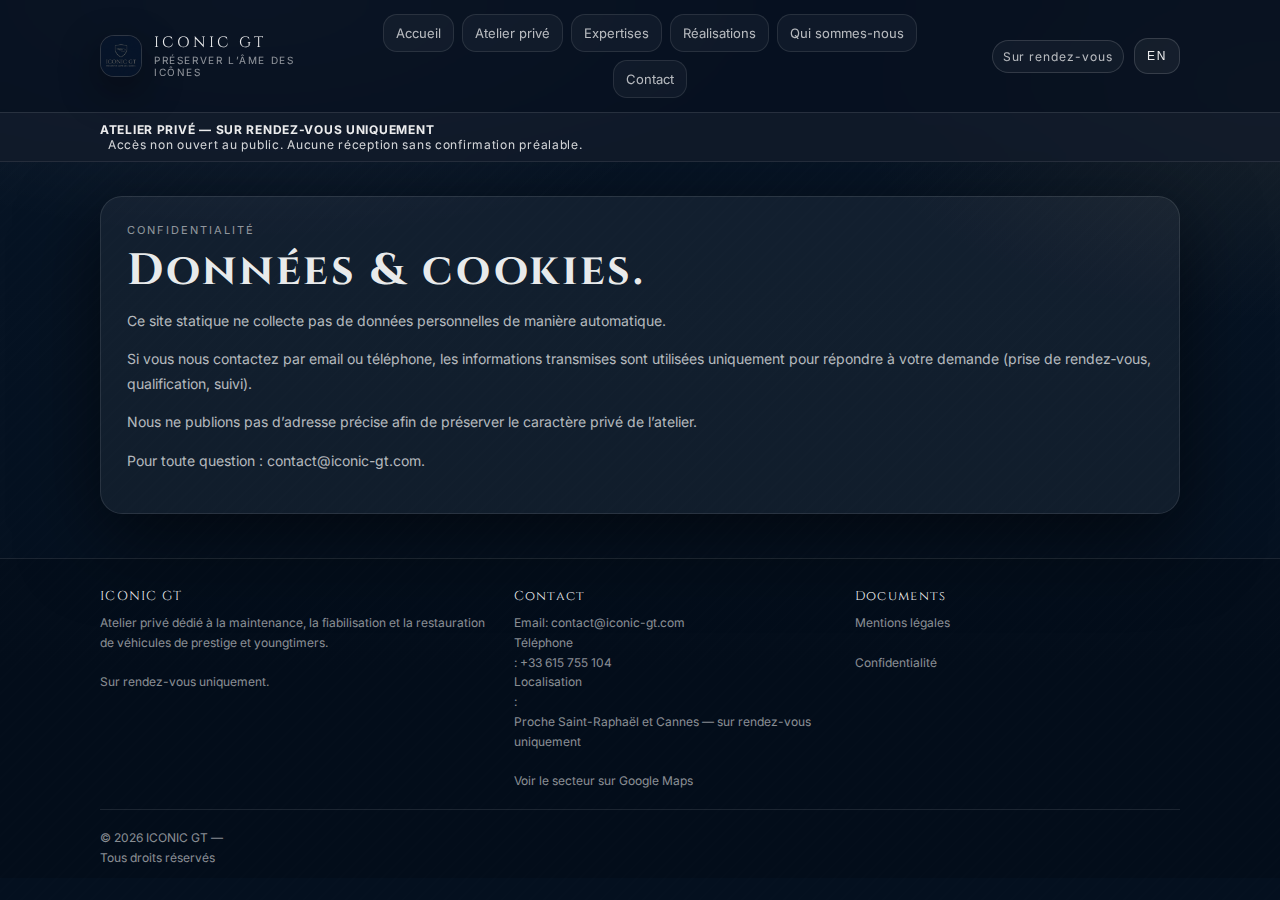
<file: confidentialite.html>
<!doctype html>
<html lang="fr">
<head>
<meta charset="utf-8"/>
<meta name="viewport" content="width=device-width,initial-scale=1"/>
<title>ICONIC GT — Confidentialité / Privacy</title>
<meta name="description" content="Politique de confidentialité ICONIC GT."/>
<link rel="icon" href="assets/images/favicon.ico"/>
<link rel="stylesheet" href="assets/css/style.css"/>
<link rel="preconnect" href="https://fonts.googleapis.com">
<link rel="preconnect" href="https://fonts.gstatic.com" crossorigin>
<link href="https://fonts.googleapis.com/css2?family=Cinzel:wght@400;600&family=Inter:wght@300;400;600&family=IBM+Plex+Mono:wght@400;600&display=swap" rel="stylesheet">
<script type="application/ld+json">{"@context": "https://schema.org", "@type": "AutoRepair", "name": "ICONIC GT", "areaServed": ["Saint-Raphaël", "Cannes", "Côte d’Azur"], "address": {"@type": "PostalAddress", "addressLocality": "Saint-Raphaël / Cannes", "addressCountry": "FR"}, "openingHoursSpecification": "By appointment only", "telephone": "+33 615 755 104", "email": "contact@iconic-gt.com"}</script>
</head>
<body>
<div class="topbar">
  <div class="container">
    <div class="nav">
      <a class="brand" href="index.html" aria-label="Iconic GT">
        <img src="assets/images/logo.webp" alt="Iconic GT logo"/>
        <div>
          <div class="title">ICONIC GT</div>
          <div class="tag"><span class="lang" data-lang="fr">PRÉSERVER L’ÂME DES ICÔNES</span><span class="lang" data-lang="en">PRESERVING THE SOUL OF LEGENDS</span></div>
        </div>
      </a>
      <div class="menu">
        <a href="index.html" class=""><span class="lang" data-lang="fr">Accueil</span><span class="lang" data-lang="en">Home</span></a><a href="atelier.html" class=""><span class="lang" data-lang="fr">Atelier privé</span><span class="lang" data-lang="en">Private workshop</span></a><a href="expertises.html" class=""><span class="lang" data-lang="fr">Expertises</span><span class="lang" data-lang="en">Expertise</span></a><a href="realisations.html" class=""><span class="lang" data-lang="fr">Réalisations</span><span class="lang" data-lang="en">Projects</span></a><a href="about.html" class=""><span class="lang" data-lang="fr">Qui sommes-nous</span><span class="lang" data-lang="en">About</span></a><a href="contact.html" class=""><span class="lang" data-lang="fr">Contact</span><span class="lang" data-lang="en">Contact</span></a>
      </div>
      <div class="controls">
        <span class="pill"><span class="lang" data-lang="fr">Sur rendez-vous</span><span class="lang" data-lang="en">By appointment</span></span>
        <button class="langbtn" data-langbtn type="button">EN</button>
      </div>
    </div>
  </div>
  <div class="banner">
    <div class="container">
      <strong><span class="lang" data-lang="fr">ATELIER PRIVÉ — SUR RENDEZ-VOUS UNIQUEMENT</span><span class="lang" data-lang="en">PRIVATE WORKSHOP — BY APPOINTMENT ONLY</span></strong>
      <span style="margin-left:8px" class="lang" data-lang="fr">Accès non ouvert au public. Aucune réception sans confirmation préalable.</span>
      <span style="margin-left:8px" class="lang" data-lang="en">No public access. No reception without prior confirmation.</span>
    </div>
  </div>
</div>
<main>
  <div class="container">

<div class="card inner">
  <div class="kicker"><span class="lang" data-lang="fr">Confidentialité</span><span class="lang" data-lang="en">Privacy</span></div>
  <h1><span class="lang" data-lang="fr">Données & cookies.</span><span class="lang" data-lang="en">Data & cookies.</span></h1>
  <div class="prose">
    <div class="lang" data-lang="fr">
      <p>Ce site statique ne collecte pas de données personnelles de manière automatique.</p>
      <p>Si vous nous contactez par email ou téléphone, les informations transmises sont utilisées uniquement pour répondre à votre demande (prise de rendez‑vous, qualification, suivi).</p>
      <p>Nous ne publions pas d’adresse précise afin de préserver le caractère privé de l’atelier.</p>
      <p>Pour toute question : <a href="mailto:contact@iconic-gt.com">contact@iconic-gt.com</a>.</p>
    </div>
    <div class="lang" data-lang="en">
      <p>This static website does not automatically collect personal data.</p>
      <p>If you contact us by email or phone, the information you provide is used solely to reply to your request (appointment, qualification, follow‑up).</p>
      <p>We do not publish an exact address to preserve the private nature of the workshop.</p>
      <p>Questions: <a href="mailto:contact@iconic-gt.com">contact@iconic-gt.com</a>.</p>
    </div>
  </div>
</div>

  </div>
</main>

<div class="lightbox" id="lightbox" role="dialog" aria-modal="true" aria-label="Image viewer">
  <div class="frame">
    <img id="lightboxImg" alt=""/>
    <div class="bar">
      <div class="txt" id="lightboxTxt"></div>
      <button type="button" data-lbclose><span class="lang" data-lang="fr">Fermer</span><span class="lang" data-lang="en">Close</span></button>
    </div>
  </div>
</div>

<footer class="footer">
  <div class="container">
    <div class="footergrid">
      <div>
        <div class="foothead">ICONIC GT</div>
        <div class="small">
          <span class="lang" data-lang="fr">Atelier privé dédié à la maintenance, la fiabilisation et la restauration de véhicules de prestige et youngtimers.</span>
          <span class="lang" data-lang="en">Private workshop dedicated to maintenance, reliability work and restoration of prestige and youngtimer vehicles.</span>
          <br/><span class="lang" data-lang="fr">Sur rendez-vous uniquement.</span><span class="lang" data-lang="en">By appointment only.</span>
        </div>
      </div>
      <div>
        <div class="foothead"><span class="lang" data-lang="fr">Contact</span><span class="lang" data-lang="en">Contact</span></div>
        <div class="small">
          Email: <a href="mailto:contact@iconic-gt.com">contact@iconic-gt.com</a><br/>
          <span class="lang" data-lang="fr">Téléphone</span><span class="lang" data-lang="en">Phone</span>: <a href="tel:+33615755104">+33 615 755 104</a><br/>
          <span class="lang" data-lang="fr">Localisation</span><span class="lang" data-lang="en">Location</span>: <span class="lang" data-lang="fr">Proche Saint-Raphaël et Cannes — sur rendez-vous uniquement</span><span class="lang" data-lang="en">Near Saint-Raphaël & Cannes — by appointment only</span><br/>
          <a href="https://www.google.com/maps/search/?api=1&query=Saint-Rapha%C3%ABl+Cannes" target="_blank" rel="noopener">
            <span class="lang" data-lang="fr">Voir le secteur sur Google Maps</span><span class="lang" data-lang="en">View area on Google Maps</span>
          </a>
        </div>
      </div>
      <div>
        <div class="foothead"><span class="lang" data-lang="fr">Documents</span><span class="lang" data-lang="en">Documents</span></div>
        <div class="small">
          <a href="mentions-legales.html"><span class="lang" data-lang="fr">Mentions légales</span><span class="lang" data-lang="en">Legal notice</span></a><br/>
          <a href="confidentialite.html"><span class="lang" data-lang="fr">Confidentialité</span><span class="lang" data-lang="en">Privacy</span></a>
        </div>
      </div>
    </div>
    <hr class="sep"/>
    <div class="small">© 2026 ICONIC GT — <span class="lang" data-lang="fr">Tous droits réservés</span><span class="lang" data-lang="en">All rights reserved</span></div>
  </div>
</footer>

<script src="assets/js/site.js"></script>
</body>
</html>
</file>
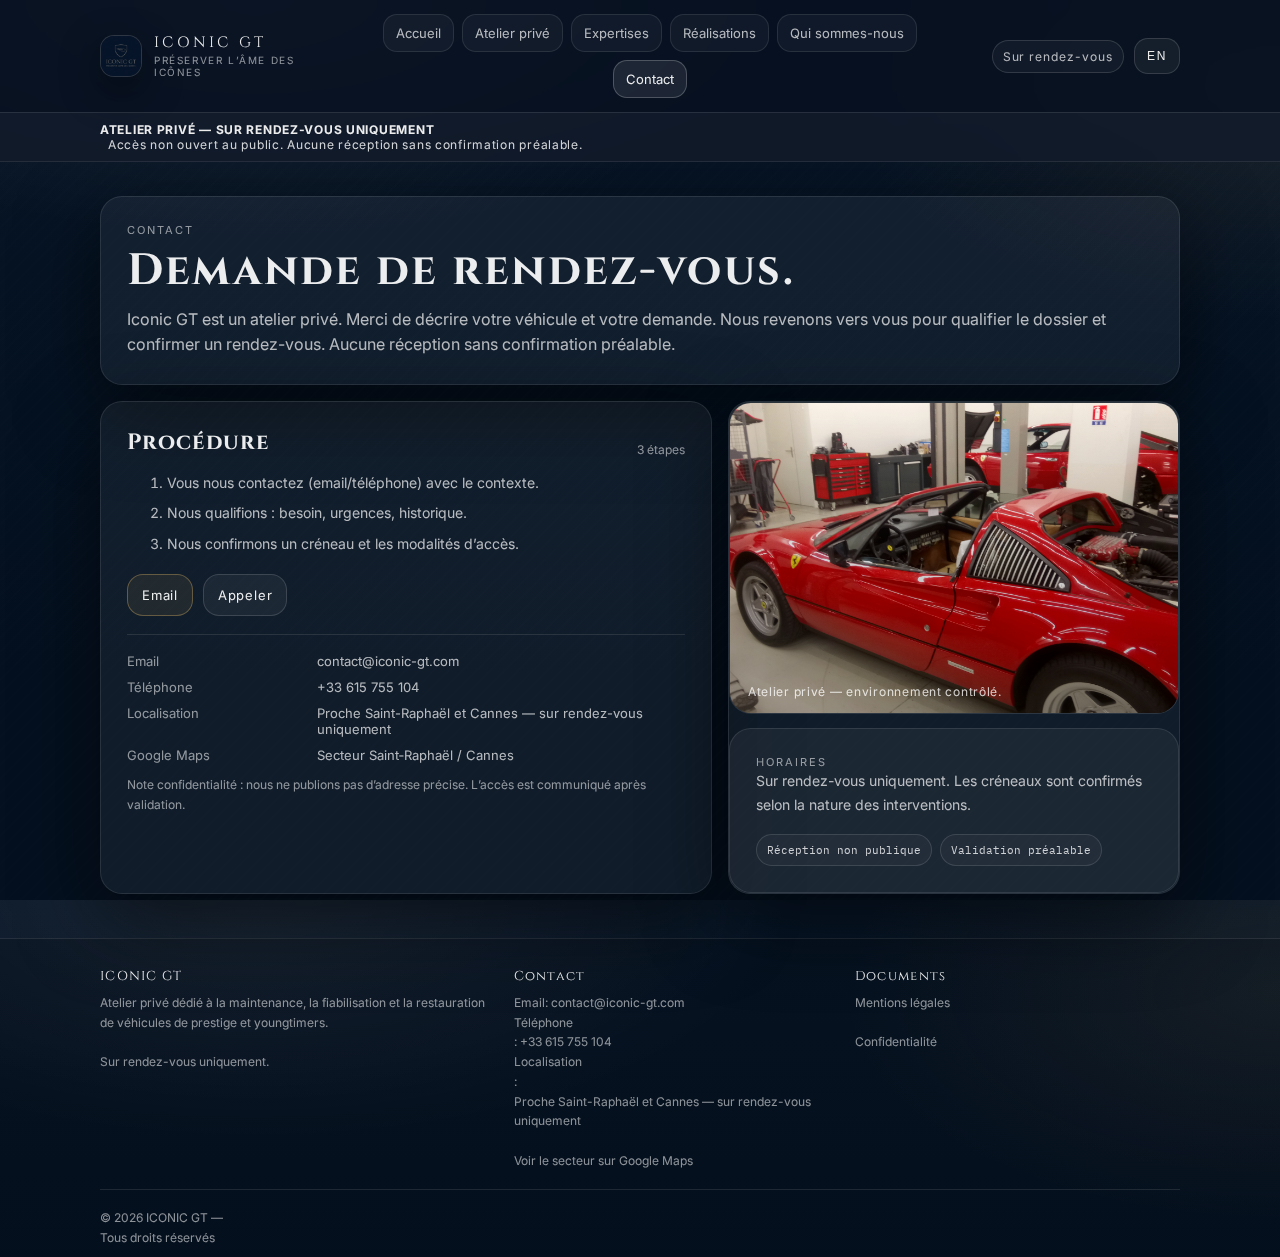
<file: contact.html>
<!doctype html>
<html lang="fr">
<head>
<meta charset="utf-8"/>
<meta name="viewport" content="width=device-width,initial-scale=1"/>
<title>ICONIC GT — Contact</title>
<meta name="description" content="Contact ICONIC GT : atelier privé sur rendez-vous uniquement, proche Saint-Raphaël et Cannes."/>
<link rel="icon" href="assets/images/favicon.ico"/>
<link rel="stylesheet" href="assets/css/style.css"/>
<link rel="preconnect" href="https://fonts.googleapis.com">
<link rel="preconnect" href="https://fonts.gstatic.com" crossorigin>
<link href="https://fonts.googleapis.com/css2?family=Cinzel:wght@400;600&family=Inter:wght@300;400;600&family=IBM+Plex+Mono:wght@400;600&display=swap" rel="stylesheet">
<script type="application/ld+json">{"@context": "https://schema.org", "@type": "AutoRepair", "name": "ICONIC GT", "areaServed": ["Saint-Raphaël", "Cannes", "Côte d’Azur"], "address": {"@type": "PostalAddress", "addressLocality": "Saint-Raphaël / Cannes", "addressCountry": "FR"}, "openingHoursSpecification": "By appointment only", "telephone": "+33 615 755 104", "email": "contact@iconic-gt.com"}</script>
</head>
<body>
<div class="topbar">
  <div class="container">
    <div class="nav">
      <a class="brand" href="index.html" aria-label="Iconic GT">
        <img src="assets/images/logo.webp" alt="Iconic GT logo"/>
        <div>
          <div class="title">ICONIC GT</div>
          <div class="tag"><span class="lang" data-lang="fr">PRÉSERVER L’ÂME DES ICÔNES</span><span class="lang" data-lang="en">PRESERVING THE SOUL OF LEGENDS</span></div>
        </div>
      </a>
      <div class="menu">
        <a href="index.html" class=""><span class="lang" data-lang="fr">Accueil</span><span class="lang" data-lang="en">Home</span></a><a href="atelier.html" class=""><span class="lang" data-lang="fr">Atelier privé</span><span class="lang" data-lang="en">Private workshop</span></a><a href="expertises.html" class=""><span class="lang" data-lang="fr">Expertises</span><span class="lang" data-lang="en">Expertise</span></a><a href="realisations.html" class=""><span class="lang" data-lang="fr">Réalisations</span><span class="lang" data-lang="en">Projects</span></a><a href="about.html" class=""><span class="lang" data-lang="fr">Qui sommes-nous</span><span class="lang" data-lang="en">About</span></a><a href="contact.html" class="active"><span class="lang" data-lang="fr">Contact</span><span class="lang" data-lang="en">Contact</span></a>
      </div>
      <div class="controls">
        <span class="pill"><span class="lang" data-lang="fr">Sur rendez-vous</span><span class="lang" data-lang="en">By appointment</span></span>
        <button class="langbtn" data-langbtn type="button">EN</button>
      </div>
    </div>
  </div>
  <div class="banner">
    <div class="container">
      <strong><span class="lang" data-lang="fr">ATELIER PRIVÉ — SUR RENDEZ-VOUS UNIQUEMENT</span><span class="lang" data-lang="en">PRIVATE WORKSHOP — BY APPOINTMENT ONLY</span></strong>
      <span style="margin-left:8px" class="lang" data-lang="fr">Accès non ouvert au public. Aucune réception sans confirmation préalable.</span>
      <span style="margin-left:8px" class="lang" data-lang="en">No public access. No reception without prior confirmation.</span>
    </div>
  </div>
</div>
<main>
  <div class="container">

<div class="card inner">
  <div class="kicker"><span class="lang" data-lang="fr">Contact</span><span class="lang" data-lang="en">Contact</span></div>
  <h1><span class="lang" data-lang="fr">Demande de rendez-vous.</span><span class="lang" data-lang="en">Request an appointment.</span></h1>
  <div class="lead">
    <span class="lang" data-lang="fr">Iconic GT est un atelier privé. Merci de décrire votre véhicule et votre demande. Nous revenons vers vous pour qualifier le dossier et confirmer un rendez-vous. Aucune réception sans confirmation préalable.</span>
    <span class="lang" data-lang="en">Iconic GT is a private workshop. Please describe your vehicle and request. We will revert to qualify and confirm an appointment. No reception without prior confirmation.</span>
  </div>
</div>

<div class="grid two" style="margin-top:16px">
  <div class="card inner">
    <div class="sectionhead" style="margin-top:0">
      <h2><span class="lang" data-lang="fr">Procédure</span><span class="lang" data-lang="en">Process</span></h2>
      <div class="sub"><span class="lang" data-lang="fr">3 étapes</span><span class="lang" data-lang="en">3 steps</span></div>
    </div>
    <div class="prose">
      <ol>
        <li><span class="lang" data-lang="fr">Vous nous contactez (email/téléphone) avec le contexte.</span><span class="lang" data-lang="en">Contact us (email/phone) with context.</span></li>
        <li><span class="lang" data-lang="fr">Nous qualifions : besoin, urgences, historique.</span><span class="lang" data-lang="en">We qualify: scope, urgency, history.</span></li>
        <li><span class="lang" data-lang="fr">Nous confirmons un créneau et les modalités d’accès.</span><span class="lang" data-lang="en">We confirm a slot and access details.</span></li>
      </ol>
    </div>
    <div class="ctas">
      <a class="btn primary" href="mailto:contact@iconic-gt.com?subject=Demande%20de%20rendez-vous%20ICONIC%20GT&body=Bonjour%2C%0A%0AV%C3%A9hicule%20%3A%20%5Bmod%C3%A8le%2C%20ann%C3%A9e%5D%0AObjet%20%3A%20%5Bdiagnostic%2Ffiabilisation%2Freste%5D%0ADescription%20%3A%20%5Bsympt%C3%B4mes%2Ftravaux%5D%0AD%C3%A9lai%20souhait%C3%A9%20%3A%20%5B%5D%0A%0AMerci%2C">Email</a>
      <a class="btn" href="tel:+33615755104"><span class="lang" data-lang="fr">Appeler</span><span class="lang" data-lang="en">Call</span></a>
    </div>

    <hr class="sep"/>
    <div class="kv">
      <div class="k">Email</div><div class="v">contact@iconic-gt.com</div>
      <div class="k"><span class="lang" data-lang="fr">Téléphone</span><span class="lang" data-lang="en">Phone</span></div><div class="v">+33 615 755 104</div>
      <div class="k"><span class="lang" data-lang="fr">Localisation</span><span class="lang" data-lang="en">Location</span></div>
      <div class="v"><span class="lang" data-lang="fr">Proche Saint-Raphaël et Cannes — sur rendez-vous uniquement</span><span class="lang" data-lang="en">Near Saint-Raphaël & Cannes — by appointment only</span></div>
      <div class="k">Google Maps</div><div class="v"><a href="https://www.google.com/maps/search/?api=1&query=Saint-Rapha%C3%ABl+Cannes" target="_blank" rel="noopener"><span class="lang" data-lang="fr">Secteur Saint‑Raphaël / Cannes</span><span class="lang" data-lang="en">Saint‑Raphaël / Cannes area</span></a></div>
    </div>

    <div class="small" style="margin-top:12px">
      <span class="lang" data-lang="fr">Note confidentialité : nous ne publions pas d’adresse précise. L’accès est communiqué après validation.</span>
      <span class="lang" data-lang="en">Privacy note: we do not publish an exact address. Access is shared after validation.</span>
    </div>
  </div>

  <div class="card">
    <div class="heroimg">
      <img src="assets/images/workshop_1.jpeg" alt="Atelier"/>
      <div class="overlay"></div>
      <div class="caption"><span class="lang" data-lang="fr">Atelier privé — environnement contrôlé.</span><span class="lang" data-lang="en">Private workshop — controlled environment.</span></div>
    </div>
    <div class="card inner" style="margin-top:14px; box-shadow:none">
      <div class="kicker"><span class="lang" data-lang="fr">Horaires</span><span class="lang" data-lang="en">Hours</span></div>
      <div class="prose">
        <span class="lang" data-lang="fr">Sur rendez-vous uniquement. Les créneaux sont confirmés selon la nature des interventions.</span>
        <span class="lang" data-lang="en">By appointment only. Slots are confirmed depending on the scope.</span>
      </div>
      <div class="specstrip">
        <span class="badge"><span class="lang" data-lang="fr">Réception non publique</span><span class="lang" data-lang="en">No walk-ins</span></span>
        <span class="badge"><span class="lang" data-lang="fr">Validation préalable</span><span class="lang" data-lang="en">Prior validation</span></span>
      </div>
    </div>
  </div>
</div>

  </div>
</main>

<div class="lightbox" id="lightbox" role="dialog" aria-modal="true" aria-label="Image viewer">
  <div class="frame">
    <img id="lightboxImg" alt=""/>
    <div class="bar">
      <div class="txt" id="lightboxTxt"></div>
      <button type="button" data-lbclose><span class="lang" data-lang="fr">Fermer</span><span class="lang" data-lang="en">Close</span></button>
    </div>
  </div>
</div>

<footer class="footer">
  <div class="container">
    <div class="footergrid">
      <div>
        <div class="foothead">ICONIC GT</div>
        <div class="small">
          <span class="lang" data-lang="fr">Atelier privé dédié à la maintenance, la fiabilisation et la restauration de véhicules de prestige et youngtimers.</span>
          <span class="lang" data-lang="en">Private workshop dedicated to maintenance, reliability work and restoration of prestige and youngtimer vehicles.</span>
          <br/><span class="lang" data-lang="fr">Sur rendez-vous uniquement.</span><span class="lang" data-lang="en">By appointment only.</span>
        </div>
      </div>
      <div>
        <div class="foothead"><span class="lang" data-lang="fr">Contact</span><span class="lang" data-lang="en">Contact</span></div>
        <div class="small">
          Email: <a href="mailto:contact@iconic-gt.com">contact@iconic-gt.com</a><br/>
          <span class="lang" data-lang="fr">Téléphone</span><span class="lang" data-lang="en">Phone</span>: <a href="tel:+33615755104">+33 615 755 104</a><br/>
          <span class="lang" data-lang="fr">Localisation</span><span class="lang" data-lang="en">Location</span>: <span class="lang" data-lang="fr">Proche Saint-Raphaël et Cannes — sur rendez-vous uniquement</span><span class="lang" data-lang="en">Near Saint-Raphaël & Cannes — by appointment only</span><br/>
          <a href="https://www.google.com/maps/search/?api=1&query=Saint-Rapha%C3%ABl+Cannes" target="_blank" rel="noopener">
            <span class="lang" data-lang="fr">Voir le secteur sur Google Maps</span><span class="lang" data-lang="en">View area on Google Maps</span>
          </a>
        </div>
      </div>
      <div>
        <div class="foothead"><span class="lang" data-lang="fr">Documents</span><span class="lang" data-lang="en">Documents</span></div>
        <div class="small">
          <a href="mentions-legales.html"><span class="lang" data-lang="fr">Mentions légales</span><span class="lang" data-lang="en">Legal notice</span></a><br/>
          <a href="confidentialite.html"><span class="lang" data-lang="fr">Confidentialité</span><span class="lang" data-lang="en">Privacy</span></a>
        </div>
      </div>
    </div>
    <hr class="sep"/>
    <div class="small">© 2026 ICONIC GT — <span class="lang" data-lang="fr">Tous droits réservés</span><span class="lang" data-lang="en">All rights reserved</span></div>
  </div>
</footer>

<script src="assets/js/site.js"></script>
</body>
</html>
</file>
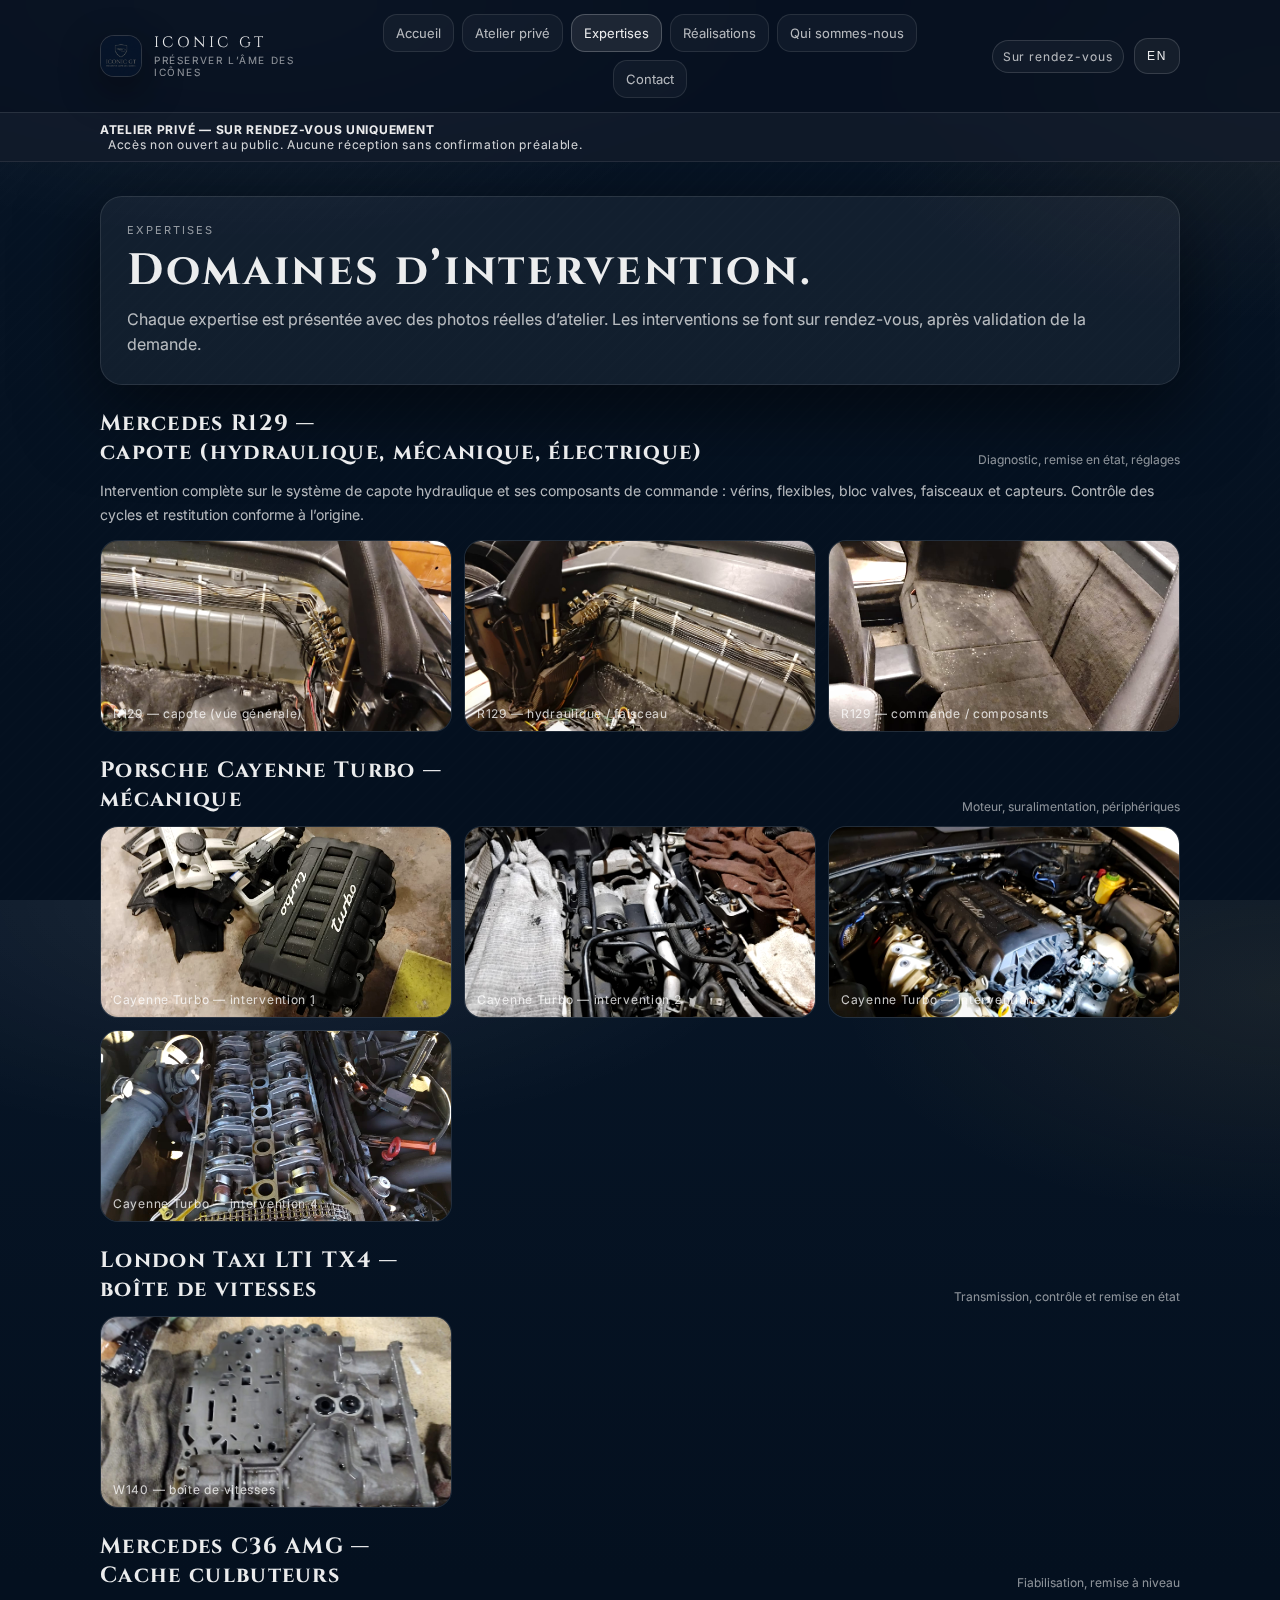
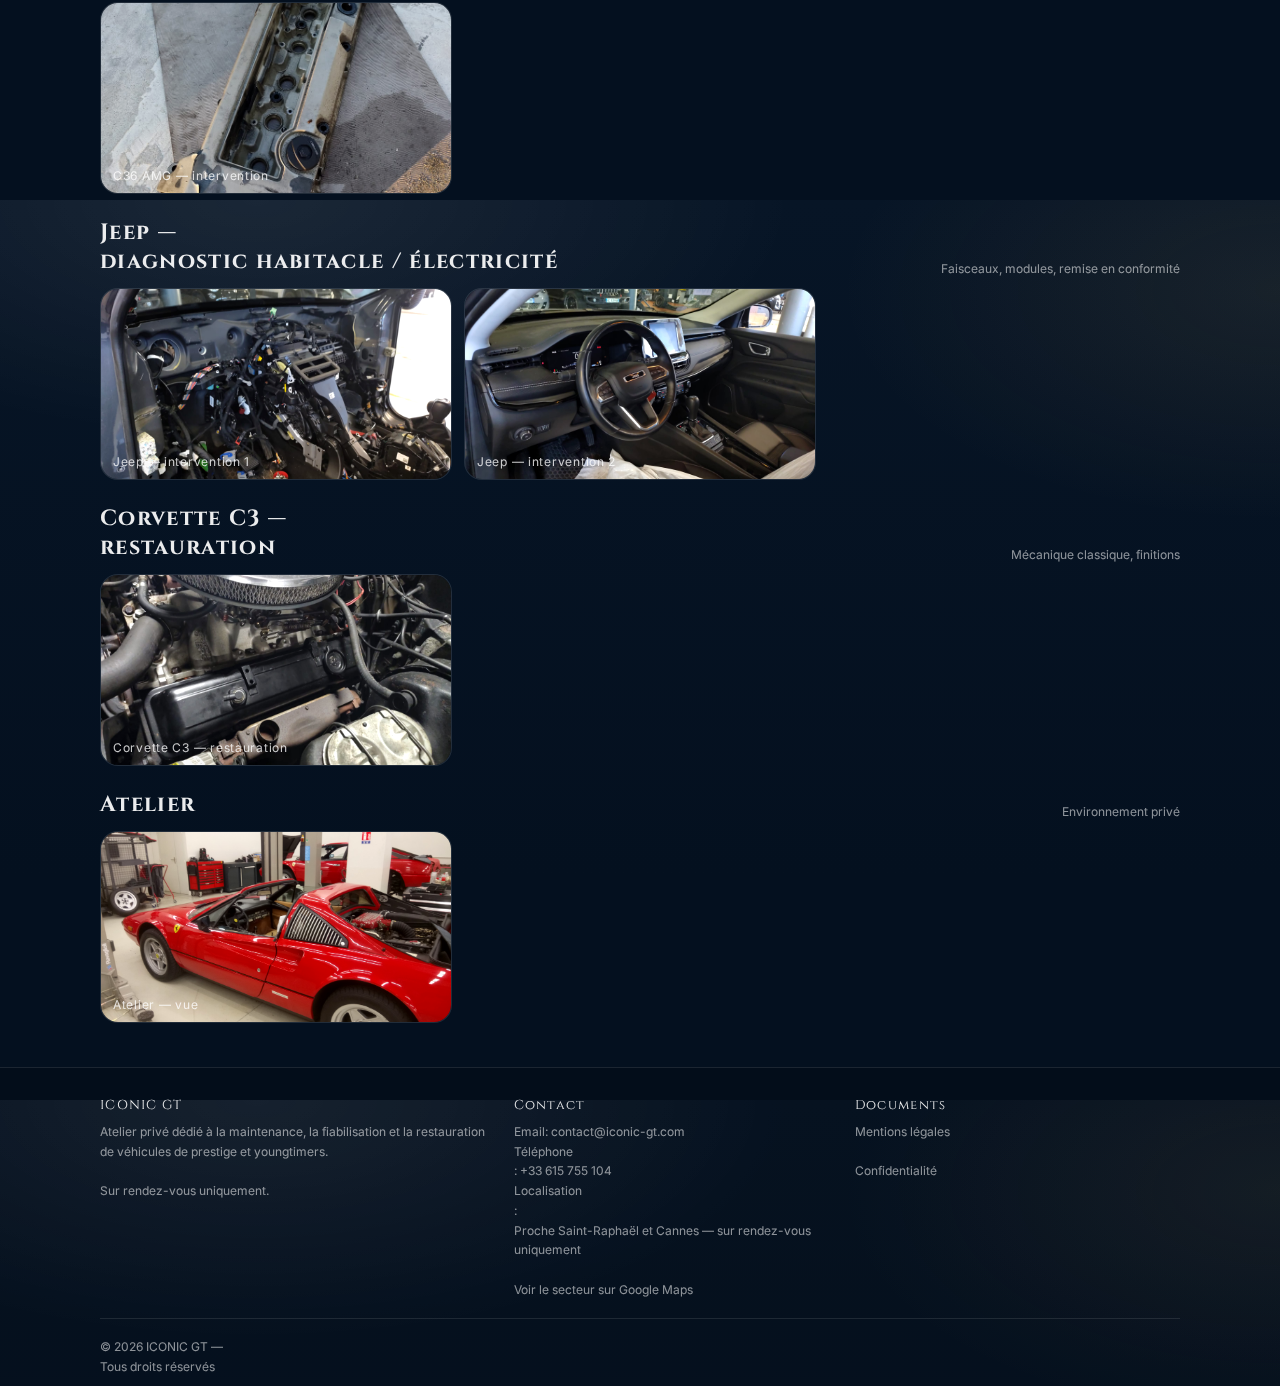
<file: expertises.html>
<!doctype html>
<html lang="fr">
<head>
<meta charset="utf-8"/>
<meta name="viewport" content="width=device-width,initial-scale=1"/>
<title>ICONIC GT — Expertises</title>
<meta name="description" content="Expertises atelier : Mercedes R129, Mercedes W140, Mercedes C36 AMG, Porsche Cayenne Turbo, Corvette C3, Jeep. Atelier privé proche Saint-Raphaël et Cannes."/>
<link rel="icon" href="assets/images/favicon.ico"/>
<link rel="stylesheet" href="assets/css/style.css"/>
<link rel="preconnect" href="https://fonts.googleapis.com">
<link rel="preconnect" href="https://fonts.gstatic.com" crossorigin>
<link href="https://fonts.googleapis.com/css2?family=Cinzel:wght@400;600&family=Inter:wght@300;400;600&family=IBM+Plex+Mono:wght@400;600&display=swap" rel="stylesheet">
<script type="application/ld+json">{"@context": "https://schema.org", "@type": "AutoRepair", "name": "ICONIC GT", "areaServed": ["Saint-Raphaël", "Cannes", "Côte d’Azur"], "address": {"@type": "PostalAddress", "addressLocality": "Saint-Raphaël / Cannes", "addressCountry": "FR"}, "openingHoursSpecification": "By appointment only", "telephone": "+33 615 755 104", "email": "contact@iconic-gt.com"}</script>
</head>
<body>
<div class="topbar">
  <div class="container">
    <div class="nav">
      <a class="brand" href="index.html" aria-label="Iconic GT">
        <img src="assets/images/logo.webp" alt="Iconic GT logo"/>
        <div>
          <div class="title">ICONIC GT</div>
          <div class="tag"><span class="lang" data-lang="fr">PRÉSERVER L’ÂME DES ICÔNES</span><span class="lang" data-lang="en">PRESERVING THE SOUL OF LEGENDS</span></div>
        </div>
      </a>
      <div class="menu">
        <a href="index.html" class=""><span class="lang" data-lang="fr">Accueil</span><span class="lang" data-lang="en">Home</span></a><a href="atelier.html" class=""><span class="lang" data-lang="fr">Atelier privé</span><span class="lang" data-lang="en">Private workshop</span></a><a href="expertises.html" class="active"><span class="lang" data-lang="fr">Expertises</span><span class="lang" data-lang="en">Expertise</span></a><a href="realisations.html" class=""><span class="lang" data-lang="fr">Réalisations</span><span class="lang" data-lang="en">Projects</span></a><a href="about.html" class=""><span class="lang" data-lang="fr">Qui sommes-nous</span><span class="lang" data-lang="en">About</span></a><a href="contact.html" class=""><span class="lang" data-lang="fr">Contact</span><span class="lang" data-lang="en">Contact</span></a>
      </div>
      <div class="controls">
        <span class="pill"><span class="lang" data-lang="fr">Sur rendez-vous</span><span class="lang" data-lang="en">By appointment</span></span>
        <button class="langbtn" data-langbtn type="button">EN</button>
      </div>
    </div>
  </div>
  <div class="banner">
    <div class="container">
      <strong><span class="lang" data-lang="fr">ATELIER PRIVÉ — SUR RENDEZ-VOUS UNIQUEMENT</span><span class="lang" data-lang="en">PRIVATE WORKSHOP — BY APPOINTMENT ONLY</span></strong>
      <span style="margin-left:8px" class="lang" data-lang="fr">Accès non ouvert au public. Aucune réception sans confirmation préalable.</span>
      <span style="margin-left:8px" class="lang" data-lang="en">No public access. No reception without prior confirmation.</span>
    </div>
  </div>
</div>
<main>
  <div class="container">

<div class="card inner">
  <div class="kicker"><span class="lang" data-lang="fr">Expertises</span><span class="lang" data-lang="en">Expertise</span></div>
  <h1><span class="lang" data-lang="fr">Domaines d’intervention.</span><span class="lang" data-lang="en">Areas of expertise.</span></h1>
  <div class="lead">
    <span class="lang" data-lang="fr">Chaque expertise est présentée avec des photos réelles d’atelier. Les interventions se font sur rendez-vous, après validation de la demande.</span>
    <span class="lang" data-lang="en">Each area is illustrated with real workshop photos. Work is carried out by appointment, after request validation.</span>
  </div>
</div>

<div class="section">
  <div class="sectionhead">
    <h2>Mercedes R129 — <span class="lang" data-lang="fr">capote (hydraulique, mécanique, électrique)</span><span class="lang" data-lang="en">roof system (hydraulics, mechanical, electrical)</span></h2>
    <div class="sub"><span class="lang" data-lang="fr">Diagnostic, remise en état, réglages</span><span class="lang" data-lang="en">Diagnostics, repair, calibration</span></div>
  </div>
  <div class="prose">
    <span class="lang" data-lang="fr">Intervention complète sur le système de capote hydraulique et ses composants de commande : vérins, flexibles, bloc valves, faisceaux et capteurs. Contrôle des cycles et restitution conforme à l’origine.</span>
    <span class="lang" data-lang="en">Comprehensive work on the hydraulic roof system and its control components: cylinders, hoses, valve block, wiring and sensors. Cycle testing and OEM‑level delivery.</span>
  </div>
  <div class="gallery" style="margin-top:12px">
    <div class="thumb" data-lightbox data-src="assets/images/r129_cover.jpeg" data-label="R129 — capote (vue générale)"><img src="assets/images/r129_cover.jpeg" alt="R129 — capote (vue générale)"/><div class="label">R129 — capote (vue générale)</div></div>
    <div class="thumb" data-lightbox data-src="assets/images/r129_1.jpeg" data-label="R129 — hydraulique / faisceau"><img src="assets/images/r129_1.jpeg" alt="R129 — hydraulique / faisceau"/><div class="label">R129 — hydraulique / faisceau</div></div>
    <div class="thumb" data-lightbox data-src="assets/images/r129_2.jpeg" data-label="R129 — commande / composants"><img src="assets/images/r129_2.jpeg" alt="R129 — commande / composants"/><div class="label">R129 — commande / composants</div></div>
  </div>
</div>

<div class="section">
  <div class="sectionhead">
    <h2>Porsche Cayenne Turbo — <span class="lang" data-lang="fr">mécanique </span><span class="lang" data-lang="en">major mechanical work</span></h2>
    <div class="sub"><span class="lang" data-lang="fr">Moteur, suralimentation, périphériques</span><span class="lang" data-lang="en">Engine, boost system, ancillaries</span></div>
  </div>
  <div class="gallery">
    <div class="thumb" data-lightbox data-src="assets/images/cayenne_1.jpeg" data-label="Cayenne Turbo — intervention 1"><img src="assets/images/cayenne_1.jpeg" alt="Cayenne Turbo — intervention 1"/><div class="label">Cayenne Turbo — intervention 1</div></div>
    <div class="thumb" data-lightbox data-src="assets/images/cayenne_2.jpeg" data-label="Cayenne Turbo — intervention 2"><img src="assets/images/cayenne_2.jpeg" alt="Cayenne Turbo — intervention 2"/><div class="label">Cayenne Turbo — intervention 2</div></div>
    <div class="thumb" data-lightbox data-src="assets/images/cayenne_3.jpeg" data-label="Cayenne Turbo — intervention 3"><img src="assets/images/cayenne_3.jpeg" alt="Cayenne Turbo — intervention 3"/><div class="label">Cayenne Turbo — intervention 3</div></div>
    <div class="thumb" data-lightbox data-src="assets/images/cayenne_4.jpeg" data-label="Cayenne Turbo — intervention 4"><img src="assets/images/cayenne_4.jpeg" alt="Cayenne Turbo — intervention 4"/><div class="label">Cayenne Turbo — intervention 4</div></div>
  </div>
</div>

<div class="section">
  <div class="sectionhead">
    <h2>London Taxi LTI TX4 — <span class="lang" data-lang="fr">boîte de vitesses</span><span class="lang" data-lang="en">gearbox</span></h2>
    <div class="sub"><span class="lang" data-lang="fr">Transmission, contrôle et remise en état</span><span class="lang" data-lang="en">Transmission checks and repair</span></div>
  </div>
  <div class="gallery">
    <div class="thumb" data-lightbox data-src="assets/images/w140_gearbox.jpeg" data-label="W140 — boîte de vitesses"><img src="assets/images/w140_gearbox.jpeg" alt="W140 — boîte de vitesses"/><div class="label">W140 — boîte de vitesses</div></div>
  </div>
</div>

<div class="section">
  <div class="sectionhead">
    <h2>Mercedes C36 AMG — <span class="lang" data-lang="fr">Cache culbuteurs</span><span class="lang" data-lang="en">engine</span></h2>
    <div class="sub"><span class="lang" data-lang="fr">Fiabilisation, remise à niveau</span><span class="lang" data-lang="en">Reliability work and refresh</span></div>
  </div>
  <div class="gallery">
    <div class="thumb" data-lightbox data-src="assets/images/amg_1.jpeg" data-label="C36 AMG — intervention"><img src="assets/images/amg_1.jpeg" alt="C36 AMG — intervention"/><div class="label">C36 AMG — intervention</div></div>
  </div>
</div>

<div class="section">
  <div class="sectionhead">
    <h2>Jeep — <span class="lang" data-lang="fr">diagnostic habitacle / électricité</span><span class="lang" data-lang="en">interior / electrical diagnostics</span></h2>
    <div class="sub"><span class="lang" data-lang="fr">Faisceaux, modules, remise en conformité</span><span class="lang" data-lang="en">Wiring, modules, compliance</span></div>
  </div>
  <div class="gallery">
    <div class="thumb" data-lightbox data-src="assets/images/jeep_1.jpeg" data-label="Jeep — intervention 1"><img src="assets/images/jeep_1.jpeg" alt="Jeep — intervention 1"/><div class="label">Jeep — intervention 1</div></div>
    <div class="thumb" data-lightbox data-src="assets/images/jeep_2.jpeg" data-label="Jeep — intervention 2"><img src="assets/images/jeep_2.jpeg" alt="Jeep — intervention 2"/><div class="label">Jeep — intervention 2</div></div>
  </div>
</div>

<div class="section">
  <div class="sectionhead">
    <h2>Corvette C3 — <span class="lang" data-lang="fr">restauration</span><span class="lang" data-lang="en">restoration</span></h2>
    <div class="sub"><span class="lang" data-lang="fr">Mécanique classique, finitions</span><span class="lang" data-lang="en">Classic mechanical work, finishing</span></div>
  </div>
  <div class="gallery">
    <div class="thumb" data-lightbox data-src="assets/images/corvette_1.jpeg" data-label="Corvette C3 — restauration"><img src="assets/images/corvette_1.jpeg" alt="Corvette C3 — restauration"/><div class="label">Corvette C3 — restauration</div></div>
  </div>
</div>

<div class="section">
  <div class="sectionhead">
    <h2><span class="lang" data-lang="fr">Atelier</span><span class="lang" data-lang="en">Workshop</span></h2>
    <div class="sub"><span class="lang" data-lang="fr">Environnement privé</span><span class="lang" data-lang="en">Private environment</span></div>
  </div>
  <div class="gallery">
    <div class="thumb" data-lightbox data-src="assets/images/workshop_1.jpeg" data-label="Atelier — vue"><img src="assets/images/workshop_1.jpeg" alt="Atelier — vue"/><div class="label">Atelier — vue</div></div>
  </div>
</div>

  </div>
</main>

<div class="lightbox" id="lightbox" role="dialog" aria-modal="true" aria-label="Image viewer">
  <div class="frame">
    <img id="lightboxImg" alt=""/>
    <div class="bar">
      <div class="txt" id="lightboxTxt"></div>
      <button type="button" data-lbclose><span class="lang" data-lang="fr">Fermer</span><span class="lang" data-lang="en">Close</span></button>
    </div>
  </div>
</div>

<footer class="footer">
  <div class="container">
    <div class="footergrid">
      <div>
        <div class="foothead">ICONIC GT</div>
        <div class="small">
          <span class="lang" data-lang="fr">Atelier privé dédié à la maintenance, la fiabilisation et la restauration de véhicules de prestige et youngtimers.</span>
          <span class="lang" data-lang="en">Private workshop dedicated to maintenance, reliability work and restoration of prestige and youngtimer vehicles.</span>
          <br/><span class="lang" data-lang="fr">Sur rendez-vous uniquement.</span><span class="lang" data-lang="en">By appointment only.</span>
        </div>
      </div>
      <div>
        <div class="foothead"><span class="lang" data-lang="fr">Contact</span><span class="lang" data-lang="en">Contact</span></div>
        <div class="small">
          Email: <a href="mailto:contact@iconic-gt.com">contact@iconic-gt.com</a><br/>
          <span class="lang" data-lang="fr">Téléphone</span><span class="lang" data-lang="en">Phone</span>: <a href="tel:+33615755104">+33 615 755 104</a><br/>
          <span class="lang" data-lang="fr">Localisation</span><span class="lang" data-lang="en">Location</span>: <span class="lang" data-lang="fr">Proche Saint-Raphaël et Cannes — sur rendez-vous uniquement</span><span class="lang" data-lang="en">Near Saint-Raphaël & Cannes — by appointment only</span><br/>
          <a href="https://www.google.com/maps/search/?api=1&query=Saint-Rapha%C3%ABl+Cannes" target="_blank" rel="noopener">
            <span class="lang" data-lang="fr">Voir le secteur sur Google Maps</span><span class="lang" data-lang="en">View area on Google Maps</span>
          </a>
        </div>
      </div>
      <div>
        <div class="foothead"><span class="lang" data-lang="fr">Documents</span><span class="lang" data-lang="en">Documents</span></div>
        <div class="small">
          <a href="mentions-legales.html"><span class="lang" data-lang="fr">Mentions légales</span><span class="lang" data-lang="en">Legal notice</span></a><br/>
          <a href="confidentialite.html"><span class="lang" data-lang="fr">Confidentialité</span><span class="lang" data-lang="en">Privacy</span></a>
        </div>
      </div>
    </div>
    <hr class="sep"/>
    <div class="small">© 2026 ICONIC GT — <span class="lang" data-lang="fr">Tous droits réservés</span><span class="lang" data-lang="en">All rights reserved</span></div>
  </div>
</footer>

<script src="assets/js/site.js"></script>
</body>
</html>
</file>
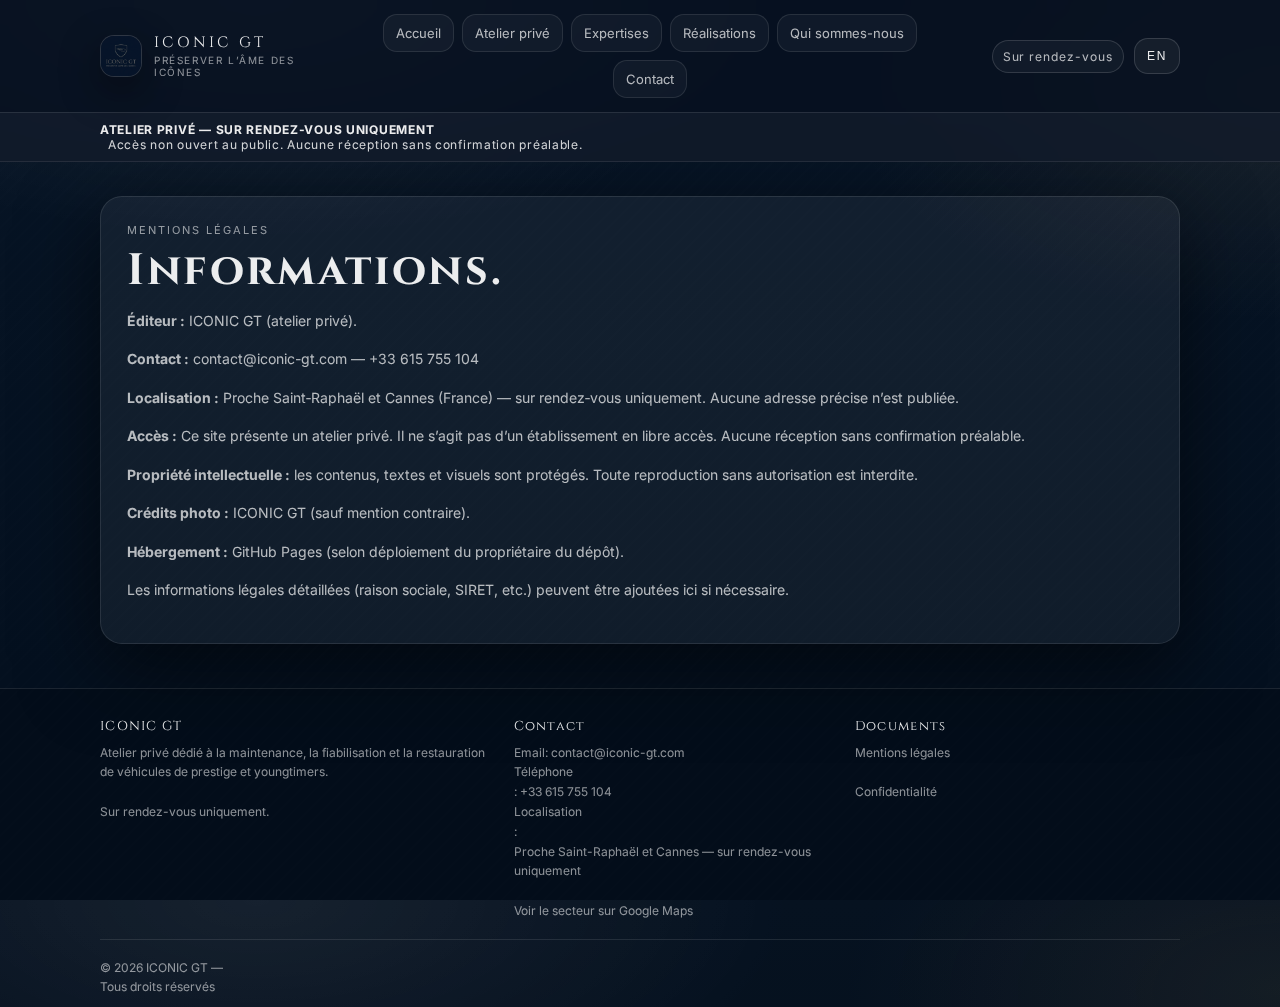
<file: mentions-legales.html>
<!doctype html>
<html lang="fr">
<head>
<meta charset="utf-8"/>
<meta name="viewport" content="width=device-width,initial-scale=1"/>
<title>ICONIC GT — Mentions légales</title>
<meta name="description" content="Mentions légales ICONIC GT."/>
<link rel="icon" href="assets/images/favicon.ico"/>
<link rel="stylesheet" href="assets/css/style.css"/>
<link rel="preconnect" href="https://fonts.googleapis.com">
<link rel="preconnect" href="https://fonts.gstatic.com" crossorigin>
<link href="https://fonts.googleapis.com/css2?family=Cinzel:wght@400;600&family=Inter:wght@300;400;600&family=IBM+Plex+Mono:wght@400;600&display=swap" rel="stylesheet">
<script type="application/ld+json">{"@context": "https://schema.org", "@type": "AutoRepair", "name": "ICONIC GT", "areaServed": ["Saint-Raphaël", "Cannes", "Côte d’Azur"], "address": {"@type": "PostalAddress", "addressLocality": "Saint-Raphaël / Cannes", "addressCountry": "FR"}, "openingHoursSpecification": "By appointment only", "telephone": "+33 615 755 104", "email": "contact@iconic-gt.com"}</script>
</head>
<body>
<div class="topbar">
  <div class="container">
    <div class="nav">
      <a class="brand" href="index.html" aria-label="Iconic GT">
        <img src="assets/images/logo.webp" alt="Iconic GT logo"/>
        <div>
          <div class="title">ICONIC GT</div>
          <div class="tag"><span class="lang" data-lang="fr">PRÉSERVER L’ÂME DES ICÔNES</span><span class="lang" data-lang="en">PRESERVING THE SOUL OF LEGENDS</span></div>
        </div>
      </a>
      <div class="menu">
        <a href="index.html" class=""><span class="lang" data-lang="fr">Accueil</span><span class="lang" data-lang="en">Home</span></a><a href="atelier.html" class=""><span class="lang" data-lang="fr">Atelier privé</span><span class="lang" data-lang="en">Private workshop</span></a><a href="expertises.html" class=""><span class="lang" data-lang="fr">Expertises</span><span class="lang" data-lang="en">Expertise</span></a><a href="realisations.html" class=""><span class="lang" data-lang="fr">Réalisations</span><span class="lang" data-lang="en">Projects</span></a><a href="about.html" class=""><span class="lang" data-lang="fr">Qui sommes-nous</span><span class="lang" data-lang="en">About</span></a><a href="contact.html" class=""><span class="lang" data-lang="fr">Contact</span><span class="lang" data-lang="en">Contact</span></a>
      </div>
      <div class="controls">
        <span class="pill"><span class="lang" data-lang="fr">Sur rendez-vous</span><span class="lang" data-lang="en">By appointment</span></span>
        <button class="langbtn" data-langbtn type="button">EN</button>
      </div>
    </div>
  </div>
  <div class="banner">
    <div class="container">
      <strong><span class="lang" data-lang="fr">ATELIER PRIVÉ — SUR RENDEZ-VOUS UNIQUEMENT</span><span class="lang" data-lang="en">PRIVATE WORKSHOP — BY APPOINTMENT ONLY</span></strong>
      <span style="margin-left:8px" class="lang" data-lang="fr">Accès non ouvert au public. Aucune réception sans confirmation préalable.</span>
      <span style="margin-left:8px" class="lang" data-lang="en">No public access. No reception without prior confirmation.</span>
    </div>
  </div>
</div>
<main>
  <div class="container">

<div class="card inner">
  <div class="kicker"><span class="lang" data-lang="fr">Mentions légales</span><span class="lang" data-lang="en">Legal notice</span></div>
  <h1><span class="lang" data-lang="fr">Informations.</span><span class="lang" data-lang="en">Information.</span></h1>
  <div class="prose">
    <div class="lang" data-lang="fr">
      <p><strong>Éditeur :</strong> ICONIC GT (atelier privé).</p>
      <p><strong>Contact :</strong> <a href="mailto:contact@iconic-gt.com">contact@iconic-gt.com</a> — <a href="tel:+33615755104">+33 615 755 104</a></p>
      <p><strong>Localisation :</strong> Proche Saint‑Raphaël et Cannes (France) — sur rendez‑vous uniquement. Aucune adresse précise n’est publiée.</p>
      <p><strong>Accès :</strong> Ce site présente un atelier privé. Il ne s’agit pas d’un établissement en libre accès. Aucune réception sans confirmation préalable.</p>
      <p><strong>Propriété intellectuelle :</strong> les contenus, textes et visuels sont protégés. Toute reproduction sans autorisation est interdite.</p>
      <p><strong>Crédits photo :</strong> ICONIC GT (sauf mention contraire).</p>
      <p><strong>Hébergement :</strong> GitHub Pages (selon déploiement du propriétaire du dépôt).</p>
      <p>Les informations légales détaillées (raison sociale, SIRET, etc.) peuvent être ajoutées ici si nécessaire.</p>
    </div>
    <div class="lang" data-lang="en">
      <p><strong>Publisher:</strong> ICONIC GT (private workshop).</p>
      <p><strong>Contact:</strong> <a href="mailto:contact@iconic-gt.com">contact@iconic-gt.com</a> — <a href="tel:+33615755104">+33 615 755 104</a></p>
      <p><strong>Location:</strong> Near Saint‑Raphaël & Cannes (France) — by appointment only. No exact address is published.</p>
      <p><strong>Access:</strong> This website showcases a private workshop. It is not a walk‑in facility. No reception without prior confirmation.</p>
      <p><strong>Intellectual property:</strong> content, texts and visuals are protected. Any reproduction without permission is prohibited.</p>
      <p><strong>Photo credits:</strong> ICONIC GT (unless stated otherwise).</p>
      <p><strong>Hosting:</strong> GitHub Pages (depending on repository owner deployment).</p>
      <p>Detailed legal information (company registration, etc.) can be added here if needed.</p>
    </div>
  </div>
</div>

  </div>
</main>

<div class="lightbox" id="lightbox" role="dialog" aria-modal="true" aria-label="Image viewer">
  <div class="frame">
    <img id="lightboxImg" alt=""/>
    <div class="bar">
      <div class="txt" id="lightboxTxt"></div>
      <button type="button" data-lbclose><span class="lang" data-lang="fr">Fermer</span><span class="lang" data-lang="en">Close</span></button>
    </div>
  </div>
</div>

<footer class="footer">
  <div class="container">
    <div class="footergrid">
      <div>
        <div class="foothead">ICONIC GT</div>
        <div class="small">
          <span class="lang" data-lang="fr">Atelier privé dédié à la maintenance, la fiabilisation et la restauration de véhicules de prestige et youngtimers.</span>
          <span class="lang" data-lang="en">Private workshop dedicated to maintenance, reliability work and restoration of prestige and youngtimer vehicles.</span>
          <br/><span class="lang" data-lang="fr">Sur rendez-vous uniquement.</span><span class="lang" data-lang="en">By appointment only.</span>
        </div>
      </div>
      <div>
        <div class="foothead"><span class="lang" data-lang="fr">Contact</span><span class="lang" data-lang="en">Contact</span></div>
        <div class="small">
          Email: <a href="mailto:contact@iconic-gt.com">contact@iconic-gt.com</a><br/>
          <span class="lang" data-lang="fr">Téléphone</span><span class="lang" data-lang="en">Phone</span>: <a href="tel:+33615755104">+33 615 755 104</a><br/>
          <span class="lang" data-lang="fr">Localisation</span><span class="lang" data-lang="en">Location</span>: <span class="lang" data-lang="fr">Proche Saint-Raphaël et Cannes — sur rendez-vous uniquement</span><span class="lang" data-lang="en">Near Saint-Raphaël & Cannes — by appointment only</span><br/>
          <a href="https://www.google.com/maps/search/?api=1&query=Saint-Rapha%C3%ABl+Cannes" target="_blank" rel="noopener">
            <span class="lang" data-lang="fr">Voir le secteur sur Google Maps</span><span class="lang" data-lang="en">View area on Google Maps</span>
          </a>
        </div>
      </div>
      <div>
        <div class="foothead"><span class="lang" data-lang="fr">Documents</span><span class="lang" data-lang="en">Documents</span></div>
        <div class="small">
          <a href="mentions-legales.html"><span class="lang" data-lang="fr">Mentions légales</span><span class="lang" data-lang="en">Legal notice</span></a><br/>
          <a href="confidentialite.html"><span class="lang" data-lang="fr">Confidentialité</span><span class="lang" data-lang="en">Privacy</span></a>
        </div>
      </div>
    </div>
    <hr class="sep"/>
    <div class="small">© 2026 ICONIC GT — <span class="lang" data-lang="fr">Tous droits réservés</span><span class="lang" data-lang="en">All rights reserved</span></div>
  </div>
</footer>

<script src="assets/js/site.js"></script>
</body>
</html>
</file>
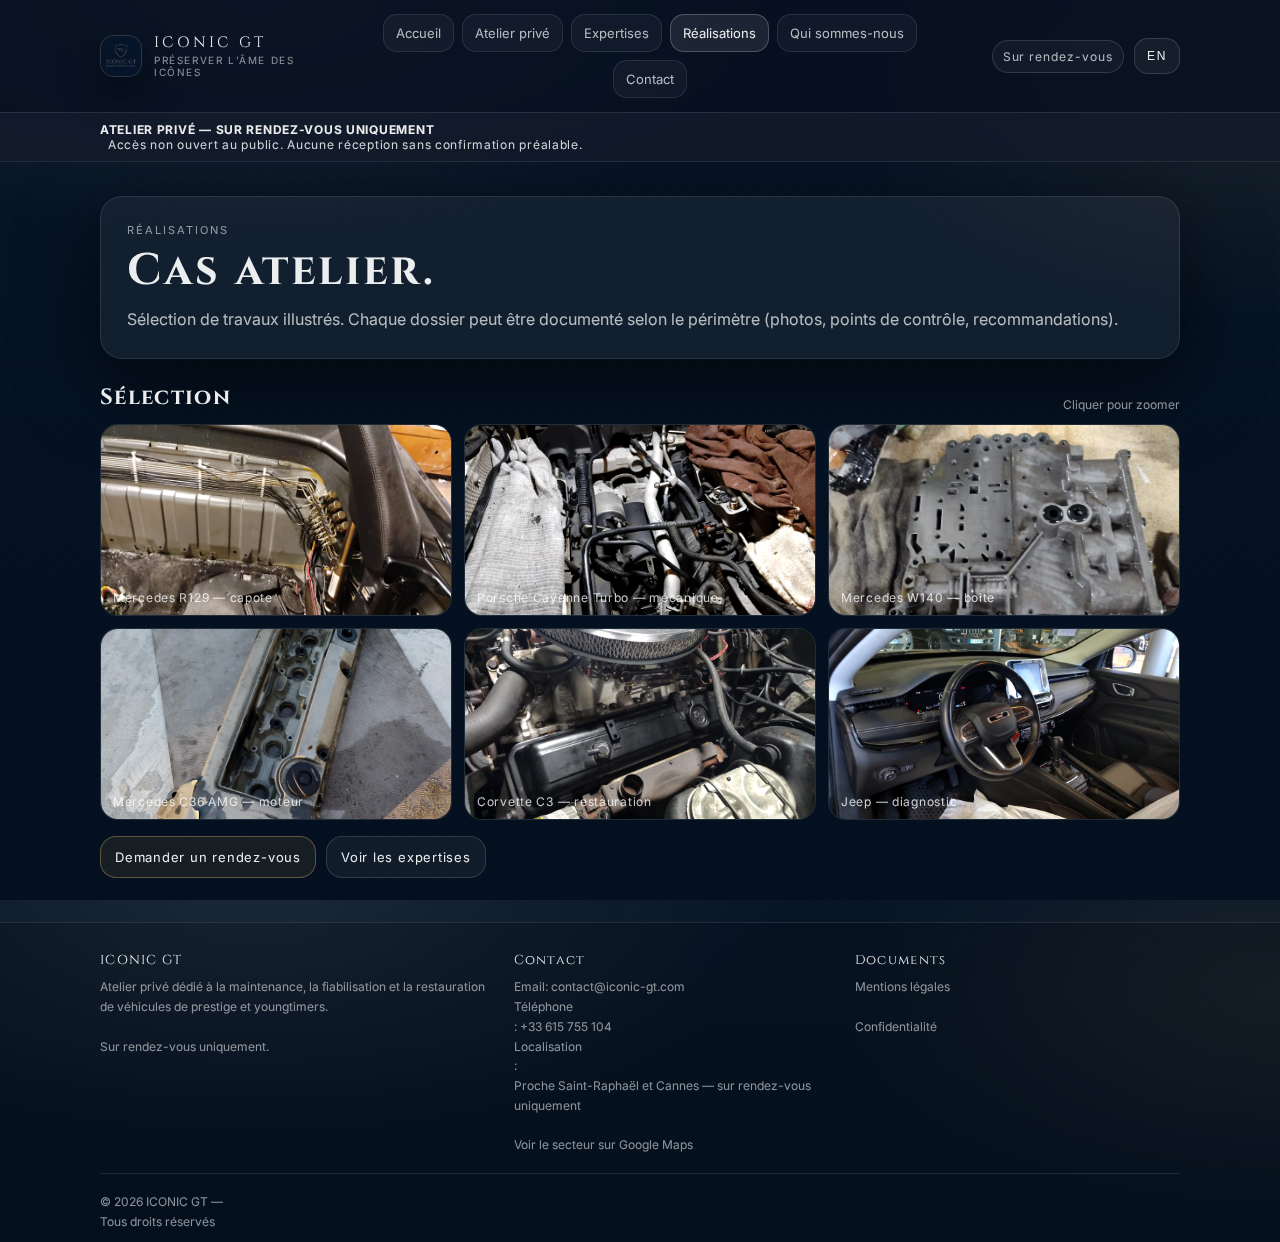
<file: realisations.html>
<!doctype html>
<html lang="fr">
<head>
<meta charset="utf-8"/>
<meta name="viewport" content="width=device-width,initial-scale=1"/>
<title>ICONIC GT — Réalisations</title>
<meta name="description" content="Réalisations et cas atelier ICONIC GT."/>
<link rel="icon" href="assets/images/favicon.ico"/>
<link rel="stylesheet" href="assets/css/style.css"/>
<link rel="preconnect" href="https://fonts.googleapis.com">
<link rel="preconnect" href="https://fonts.gstatic.com" crossorigin>
<link href="https://fonts.googleapis.com/css2?family=Cinzel:wght@400;600&family=Inter:wght@300;400;600&family=IBM+Plex+Mono:wght@400;600&display=swap" rel="stylesheet">
<script type="application/ld+json">{"@context": "https://schema.org", "@type": "AutoRepair", "name": "ICONIC GT", "areaServed": ["Saint-Raphaël", "Cannes", "Côte d’Azur"], "address": {"@type": "PostalAddress", "addressLocality": "Saint-Raphaël / Cannes", "addressCountry": "FR"}, "openingHoursSpecification": "By appointment only", "telephone": "+33 615 755 104", "email": "contact@iconic-gt.com"}</script>
</head>
<body>
<div class="topbar">
  <div class="container">
    <div class="nav">
      <a class="brand" href="index.html" aria-label="Iconic GT">
        <img src="assets/images/logo.webp" alt="Iconic GT logo"/>
        <div>
          <div class="title">ICONIC GT</div>
          <div class="tag"><span class="lang" data-lang="fr">PRÉSERVER L’ÂME DES ICÔNES</span><span class="lang" data-lang="en">PRESERVING THE SOUL OF LEGENDS</span></div>
        </div>
      </a>
      <div class="menu">
        <a href="index.html" class=""><span class="lang" data-lang="fr">Accueil</span><span class="lang" data-lang="en">Home</span></a><a href="atelier.html" class=""><span class="lang" data-lang="fr">Atelier privé</span><span class="lang" data-lang="en">Private workshop</span></a><a href="expertises.html" class=""><span class="lang" data-lang="fr">Expertises</span><span class="lang" data-lang="en">Expertise</span></a><a href="realisations.html" class="active"><span class="lang" data-lang="fr">Réalisations</span><span class="lang" data-lang="en">Projects</span></a><a href="about.html" class=""><span class="lang" data-lang="fr">Qui sommes-nous</span><span class="lang" data-lang="en">About</span></a><a href="contact.html" class=""><span class="lang" data-lang="fr">Contact</span><span class="lang" data-lang="en">Contact</span></a>
      </div>
      <div class="controls">
        <span class="pill"><span class="lang" data-lang="fr">Sur rendez-vous</span><span class="lang" data-lang="en">By appointment</span></span>
        <button class="langbtn" data-langbtn type="button">EN</button>
      </div>
    </div>
  </div>
  <div class="banner">
    <div class="container">
      <strong><span class="lang" data-lang="fr">ATELIER PRIVÉ — SUR RENDEZ-VOUS UNIQUEMENT</span><span class="lang" data-lang="en">PRIVATE WORKSHOP — BY APPOINTMENT ONLY</span></strong>
      <span style="margin-left:8px" class="lang" data-lang="fr">Accès non ouvert au public. Aucune réception sans confirmation préalable.</span>
      <span style="margin-left:8px" class="lang" data-lang="en">No public access. No reception without prior confirmation.</span>
    </div>
  </div>
</div>
<main>
  <div class="container">

<div class="card inner">
  <div class="kicker"><span class="lang" data-lang="fr">Réalisations</span><span class="lang" data-lang="en">Projects</span></div>
  <h1><span class="lang" data-lang="fr">Cas atelier.</span><span class="lang" data-lang="en">Selected work.</span></h1>
  <div class="lead">
    <span class="lang" data-lang="fr">Sélection de travaux illustrés. Chaque dossier peut être documenté selon le périmètre (photos, points de contrôle, recommandations).</span>
    <span class="lang" data-lang="en">A selection of illustrated work. Depending on scope, each job can be documented (photos, checkpoints, recommendations).</span>
  </div>
</div>

<div class="section">
  <div class="sectionhead">
    <h2><span class="lang" data-lang="fr">Sélection</span><span class="lang" data-lang="en">Selection</span></h2>
    <div class="sub"><span class="lang" data-lang="fr">Cliquer pour zoomer</span><span class="lang" data-lang="en">Click to zoom</span></div>
  </div>
  <div class="gallery">
    <div class="thumb" data-lightbox data-src="assets/images/r129_cover.jpeg" data-label="Mercedes R129 — capote"><img src="assets/images/r129_cover.jpeg" alt="Mercedes R129 — capote"/><div class="label">Mercedes R129 — capote</div></div>
    <div class="thumb" data-lightbox data-src="assets/images/cayenne_2.jpeg" data-label="Porsche Cayenne Turbo — mécanique"><img src="assets/images/cayenne_2.jpeg" alt="Porsche Cayenne Turbo — mécanique"/><div class="label">Porsche Cayenne Turbo — mécanique</div></div>
    <div class="thumb" data-lightbox data-src="assets/images/w140_gearbox.jpeg" data-label="Mercedes W140 — boîte"><img src="assets/images/w140_gearbox.jpeg" alt="Mercedes W140 — boîte"/><div class="label">Mercedes W140 — boîte</div></div>
    <div class="thumb" data-lightbox data-src="assets/images/amg_1.jpeg" data-label="Mercedes C36 AMG — moteur"><img src="assets/images/amg_1.jpeg" alt="Mercedes C36 AMG — moteur"/><div class="label">Mercedes C36 AMG — moteur</div></div>
    <div class="thumb" data-lightbox data-src="assets/images/corvette_1.jpeg" data-label="Corvette C3 — restauration"><img src="assets/images/corvette_1.jpeg" alt="Corvette C3 — restauration"/><div class="label">Corvette C3 — restauration</div></div>
    <div class="thumb" data-lightbox data-src="assets/images/jeep_2.jpeg" data-label="Jeep — diagnostic"><img src="assets/images/jeep_2.jpeg" alt="Jeep — diagnostic"/><div class="label">Jeep — diagnostic</div></div>
  </div>
  <div class="ctas" style="margin-top:16px">
    <a class="btn primary" href="contact.html"><span class="lang" data-lang="fr">Demander un rendez-vous</span><span class="lang" data-lang="en">Request an appointment</span></a>
    <a class="btn" href="expertises.html"><span class="lang" data-lang="fr">Voir les expertises</span><span class="lang" data-lang="en">View expertise</span></a>
  </div>
</div>

  </div>
</main>

<div class="lightbox" id="lightbox" role="dialog" aria-modal="true" aria-label="Image viewer">
  <div class="frame">
    <img id="lightboxImg" alt=""/>
    <div class="bar">
      <div class="txt" id="lightboxTxt"></div>
      <button type="button" data-lbclose><span class="lang" data-lang="fr">Fermer</span><span class="lang" data-lang="en">Close</span></button>
    </div>
  </div>
</div>

<footer class="footer">
  <div class="container">
    <div class="footergrid">
      <div>
        <div class="foothead">ICONIC GT</div>
        <div class="small">
          <span class="lang" data-lang="fr">Atelier privé dédié à la maintenance, la fiabilisation et la restauration de véhicules de prestige et youngtimers.</span>
          <span class="lang" data-lang="en">Private workshop dedicated to maintenance, reliability work and restoration of prestige and youngtimer vehicles.</span>
          <br/><span class="lang" data-lang="fr">Sur rendez-vous uniquement.</span><span class="lang" data-lang="en">By appointment only.</span>
        </div>
      </div>
      <div>
        <div class="foothead"><span class="lang" data-lang="fr">Contact</span><span class="lang" data-lang="en">Contact</span></div>
        <div class="small">
          Email: <a href="mailto:contact@iconic-gt.com">contact@iconic-gt.com</a><br/>
          <span class="lang" data-lang="fr">Téléphone</span><span class="lang" data-lang="en">Phone</span>: <a href="tel:+33615755104">+33 615 755 104</a><br/>
          <span class="lang" data-lang="fr">Localisation</span><span class="lang" data-lang="en">Location</span>: <span class="lang" data-lang="fr">Proche Saint-Raphaël et Cannes — sur rendez-vous uniquement</span><span class="lang" data-lang="en">Near Saint-Raphaël & Cannes — by appointment only</span><br/>
          <a href="https://www.google.com/maps/search/?api=1&query=Saint-Rapha%C3%ABl+Cannes" target="_blank" rel="noopener">
            <span class="lang" data-lang="fr">Voir le secteur sur Google Maps</span><span class="lang" data-lang="en">View area on Google Maps</span>
          </a>
        </div>
      </div>
      <div>
        <div class="foothead"><span class="lang" data-lang="fr">Documents</span><span class="lang" data-lang="en">Documents</span></div>
        <div class="small">
          <a href="mentions-legales.html"><span class="lang" data-lang="fr">Mentions légales</span><span class="lang" data-lang="en">Legal notice</span></a><br/>
          <a href="confidentialite.html"><span class="lang" data-lang="fr">Confidentialité</span><span class="lang" data-lang="en">Privacy</span></a>
        </div>
      </div>
    </div>
    <hr class="sep"/>
    <div class="small">© 2026 ICONIC GT — <span class="lang" data-lang="fr">Tous droits réservés</span><span class="lang" data-lang="en">All rights reserved</span></div>
  </div>
</footer>

<script src="assets/js/site.js"></script>
</body>
</html>
</file>
<file: assets/css/style.css>
:root{
  --bg0:#04101f;
  --bg1:#071526;
  --panel:rgba(255,255,255,.06);
  --panel2:rgba(255,255,255,.04);
  --line:rgba(255,255,255,.12);
  --text:rgba(255,255,255,.92);
  --muted:rgba(255,255,255,.70);
  --muted2:rgba(255,255,255,.55);
  --metal:#A7ADB6;
  --gold:#B79A5C;
  --shadow: 0 24px 80px rgba(0,0,0,.55);
  --radius:22px;
  --radius2:16px;
  --max:1120px;
}

*{box-sizing:border-box}
html,body{height:100%}
body{
  margin:0;
  color:var(--text);
  font-family: Inter, system-ui, -apple-system, Segoe UI, Roboto, Arial, sans-serif;
  background:
    radial-gradient(900px 400px at 20% 0%, rgba(255,255,255,.08), transparent 60%),
    radial-gradient(800px 420px at 100% 10%, rgba(183,154,92,.10), transparent 55%),
    linear-gradient(180deg, var(--bg1) 0%, var(--bg0) 75%);
  overflow-x:hidden;
}
body::before{
  content:"";
  position:fixed;
  inset:0;
  pointer-events:none;
  opacity:.18;
  background:
    repeating-linear-gradient(135deg,
      rgba(255,255,255,.06) 0px,
      rgba(255,255,255,.06) 2px,
      transparent 2px,
      transparent 10px);
  mix-blend-mode: overlay;
}
a{color:inherit; text-decoration:none}
a:hover{color:rgba(255,255,255,.95)}
.container{max-width:var(--max); margin:0 auto; padding:0 20px}

.topbar{
  position:sticky; top:0; z-index:50;
  backdrop-filter: blur(10px);
  background: rgba(6,16,31,.78);
  border-bottom:1px solid var(--line);
}
.nav{
  display:flex; align-items:center; justify-content:space-between;
  padding:14px 0;
  gap:16px;
}
.brand{
  display:flex; gap:12px; align-items:center; min-width:240px;
}
.brand img{
  width:42px; height:42px; border-radius:14px;
  box-shadow: 0 14px 40px rgba(0,0,0,.45);
  border:1px solid rgba(255,255,255,.12);
  background: rgba(255,255,255,.03);
}
.brand .title{
  font-family: Cinzel, serif;
  letter-spacing:.22em;
  font-size:15px;
  line-height:1.2;
}
.brand .tag{
  letter-spacing:.16em;
  font-size:10px;
  color:var(--muted2);
  margin-top:2px;
}

.menu{display:flex; flex-wrap:wrap; gap:8px; justify-content:center}
.menu a{
  padding:10px 12px;
  border-radius:14px;
  border:1px solid rgba(255,255,255,.10);
  background: rgba(255,255,255,.04);
  color:var(--muted);
  font-size:13px;
  transition: .2s ease;
}
.menu a:hover{background: rgba(255,255,255,.07); color:var(--text)}
.menu a.active{
  border-color: rgba(255,255,255,.22);
  background: rgba(255,255,255,.09);
  color:var(--text);
}

.controls{display:flex; gap:10px; align-items:center; justify-content:flex-end; min-width:220px}
.pill{
  display:inline-flex; align-items:center; gap:8px;
  padding:8px 10px;
  border-radius:999px;
  border:1px solid rgba(255,255,255,.14);
  background: rgba(255,255,255,.04);
  color:var(--muted);
  font-size:12px;
  letter-spacing:.08em;
}
.langbtn{
  cursor:pointer;
  border-radius:14px;
  border:1px solid rgba(255,255,255,.14);
  background: rgba(255,255,255,.05);
  color:var(--text);
  padding:10px 12px;
  font-size:12px;
  letter-spacing:.14em;
  transition:.2s ease;
}
.langbtn:hover{background: rgba(255,255,255,.09)}
.banner{
  border-top:1px solid rgba(255,255,255,.10);
  background: rgba(255,255,255,.04);
  font-size:12px;
  letter-spacing:.06em;
  color: rgba(255,255,255,.82);
}
.banner strong{color:rgba(255,255,255,.92)}
.banner .container{padding:9px 20px}

main{padding:34px 0 44px}

.card{
  border-radius: var(--radius);
  border:1px solid rgba(255,255,255,.10);
  background: rgba(255,255,255,.05);
  box-shadow: var(--shadow);
}
.card.inner{padding:26px}

.grid{display:grid; gap:16px}
.grid.two{grid-template-columns: 1.15fr .85fr}
@media (max-width: 980px){
  .grid.two{grid-template-columns:1fr}
  .controls{min-width:auto}
  .brand{min-width:auto}
}

.kicker{
  font-size:11px;
  letter-spacing:.18em;
  text-transform:uppercase;
  color:var(--muted2);
}
h1,h2,h3{margin:0}
h1{
  font-family: Cinzel, serif;
  letter-spacing:.06em;
  font-size:44px;
  line-height:1.08;
  margin-top:10px;
}
@media (max-width:560px){h1{font-size:34px}}
.lead{
  margin-top:12px;
  color:var(--muted);
  font-size:16px;
  line-height:1.6;
}
.ctas{display:flex; flex-wrap:wrap; gap:10px; margin-top:18px}
.btn{
  display:inline-flex; align-items:center; justify-content:center;
  gap:10px;
  padding:12px 14px;
  border-radius:16px;
  font-size:13px;
  letter-spacing:.06em;
  border:1px solid rgba(255,255,255,.14);
  background: rgba(255,255,255,.05);
  color:var(--text);
  transition:.2s ease;
}
.btn:hover{background: rgba(255,255,255,.10)}
.btn.primary{
  border-color: rgba(183,154,92,.45);
  background: rgba(183,154,92,.10);
}
.btn.primary:hover{background: rgba(183,154,92,.16)}
.specstrip{
  margin-top:16px;
  display:flex; flex-wrap:wrap; gap:8px;
}
.badge{
  font-family: "IBM Plex Mono", ui-monospace, SFMono-Regular, Menlo, Monaco, Consolas, "Liberation Mono", monospace;
  font-size:11px;
  color:rgba(255,255,255,.78);
  border:1px solid rgba(255,255,255,.12);
  background: rgba(255,255,255,.03);
  padding:8px 10px;
  border-radius:999px;
}

.heroimg{
  position:relative;
  overflow:hidden;
  border-radius: var(--radius);
  border:1px solid rgba(255,255,255,.10);
  background: rgba(255,255,255,.02);
}
.heroimg img{
  width:100%; height:310px; object-fit:cover; display:block;
  filter: contrast(1.05) saturate(1.03);
  transform: scale(1.02);
}
.heroimg .overlay{
  position:absolute; inset:0;
  background: radial-gradient(600px 260px at 20% 0%, rgba(255,255,255,.10), transparent 60%),
              linear-gradient(180deg, transparent 0%, rgba(0,0,0,.35) 100%);
}
.heroimg .caption{
  position:absolute; left:18px; bottom:14px; right:18px;
  font-size:12px; color:rgba(255,255,255,.78);
  letter-spacing:.06em;
}

.section{margin-top:22px}
.sectionhead{display:flex; align-items:flex-end; justify-content:space-between; gap:12px; margin:24px 0 12px}
.sectionhead h2{
  font-family: Cinzel, serif;
  letter-spacing:.06em;
  font-size:22px;
}
.sectionhead .sub{color:var(--muted2); font-size:12px}

.tiles{display:grid; gap:12px; grid-template-columns: repeat(3, 1fr)}
@media (max-width:980px){.tiles{grid-template-columns:1fr}}
.tile{
  border-radius: var(--radius2);
  border:1px solid rgba(255,255,255,.10);
  background: rgba(255,255,255,.04);
  padding:14px;
}
.tile h3{font-size:14px; letter-spacing:.02em}
.tile p{margin:8px 0 0; color:var(--muted); font-size:13px; line-height:1.55}

.gallery{
  display:grid;
  gap:12px;
  grid-template-columns: repeat(3, 1fr);
}
@media (max-width:980px){.gallery{grid-template-columns:1fr 1fr}}
@media (max-width:560px){.gallery{grid-template-columns:1fr}}
.thumb{
  position:relative;
  overflow:hidden;
  border-radius: 18px;
  border:1px solid rgba(255,255,255,.10);
  background: rgba(255,255,255,.02);
  cursor:pointer;
}
.thumb img{width:100%; height:190px; object-fit:cover; display:block; transition:.25s ease; filter:contrast(1.05) saturate(1.03)}
.thumb:hover img{transform: scale(1.04)}
.thumb .label{
  position:absolute; left:12px; right:12px; bottom:10px;
  font-size:12px;
  color: rgba(255,255,255,.78);
  letter-spacing:.06em;
  text-shadow: 0 12px 40px rgba(0,0,0,.65);
}

.prose{color:var(--muted); font-size:14px; line-height:1.75}
.prose ul{margin:10px 0 0; padding-left:18px}
.prose li{margin:6px 0}

.footer{
  border-top:1px solid rgba(255,255,255,.10);
  background: rgba(0,0,0,.14);
  padding:28px 0 10px;
}
.footergrid{
  display:grid; gap:16px; grid-template-columns: 1.1fr .9fr .9fr;
}
@media (max-width:980px){.footergrid{grid-template-columns:1fr}}
.small{font-size:12px; color:var(--muted2); line-height:1.65}
.foothead{
  font-family: Cinzel, serif;
  letter-spacing:.10em;
  font-size:13px;
  margin-bottom:8px;
}

hr.sep{
  border:0; border-top:1px solid rgba(255,255,255,.10);
  margin:18px 0;
}

.kv{
  display:grid; grid-template-columns: 180px 1fr; gap:10px;
  font-size:13px;
}
@media (max-width:560px){.kv{grid-template-columns:1fr}}
.k{color:var(--muted2)}
.v{color:var(--muted)}

.timeline{
  display:grid; gap:12px;
}
.titem{
  border-radius: 18px;
  border:1px solid rgba(255,255,255,.10);
  background: rgba(255,255,255,.04);
  padding:14px;
}
.titem .tt{font-weight:600; letter-spacing:.02em; font-size:13px}
.titem .td{margin-top:6px; color:var(--muted); font-size:13px; line-height:1.6}

.lang{display:none}
.lang.active{display:block}

.lightbox{
  position:fixed; inset:0;
  background: rgba(0,0,0,.78);
  backdrop-filter: blur(6px);
  display:none;
  align-items:center; justify-content:center;
  z-index:1000;
  padding:18px;
}
.lightbox.active{display:flex}
.lightbox .frame{
  max-width: 1100px;
  width: 100%;
  border-radius: 22px;
  border:1px solid rgba(255,255,255,.15);
  background: rgba(8,16,30,.65);
  box-shadow: 0 40px 140px rgba(0,0,0,.70);
  overflow:hidden;
}
.lightbox img{width:100%; height:auto; display:block}
.lightbox .bar{
  display:flex; align-items:center; justify-content:space-between;
  padding:12px 14px;
  border-top:1px solid rgba(255,255,255,.10);
}
.lightbox .bar .txt{
  font-size:12px; color:rgba(255,255,255,.75); letter-spacing:.06em;
}
.lightbox button{
  cursor:pointer;
  border-radius: 14px;
  border:1px solid rgba(255,255,255,.14);
  background: rgba(255,255,255,.06);
  color: rgba(255,255,255,.90);
  padding:10px 12px;
  font-size:12px;
}
.lightbox button:hover{background: rgba(255,255,255,.10)}
</file>
